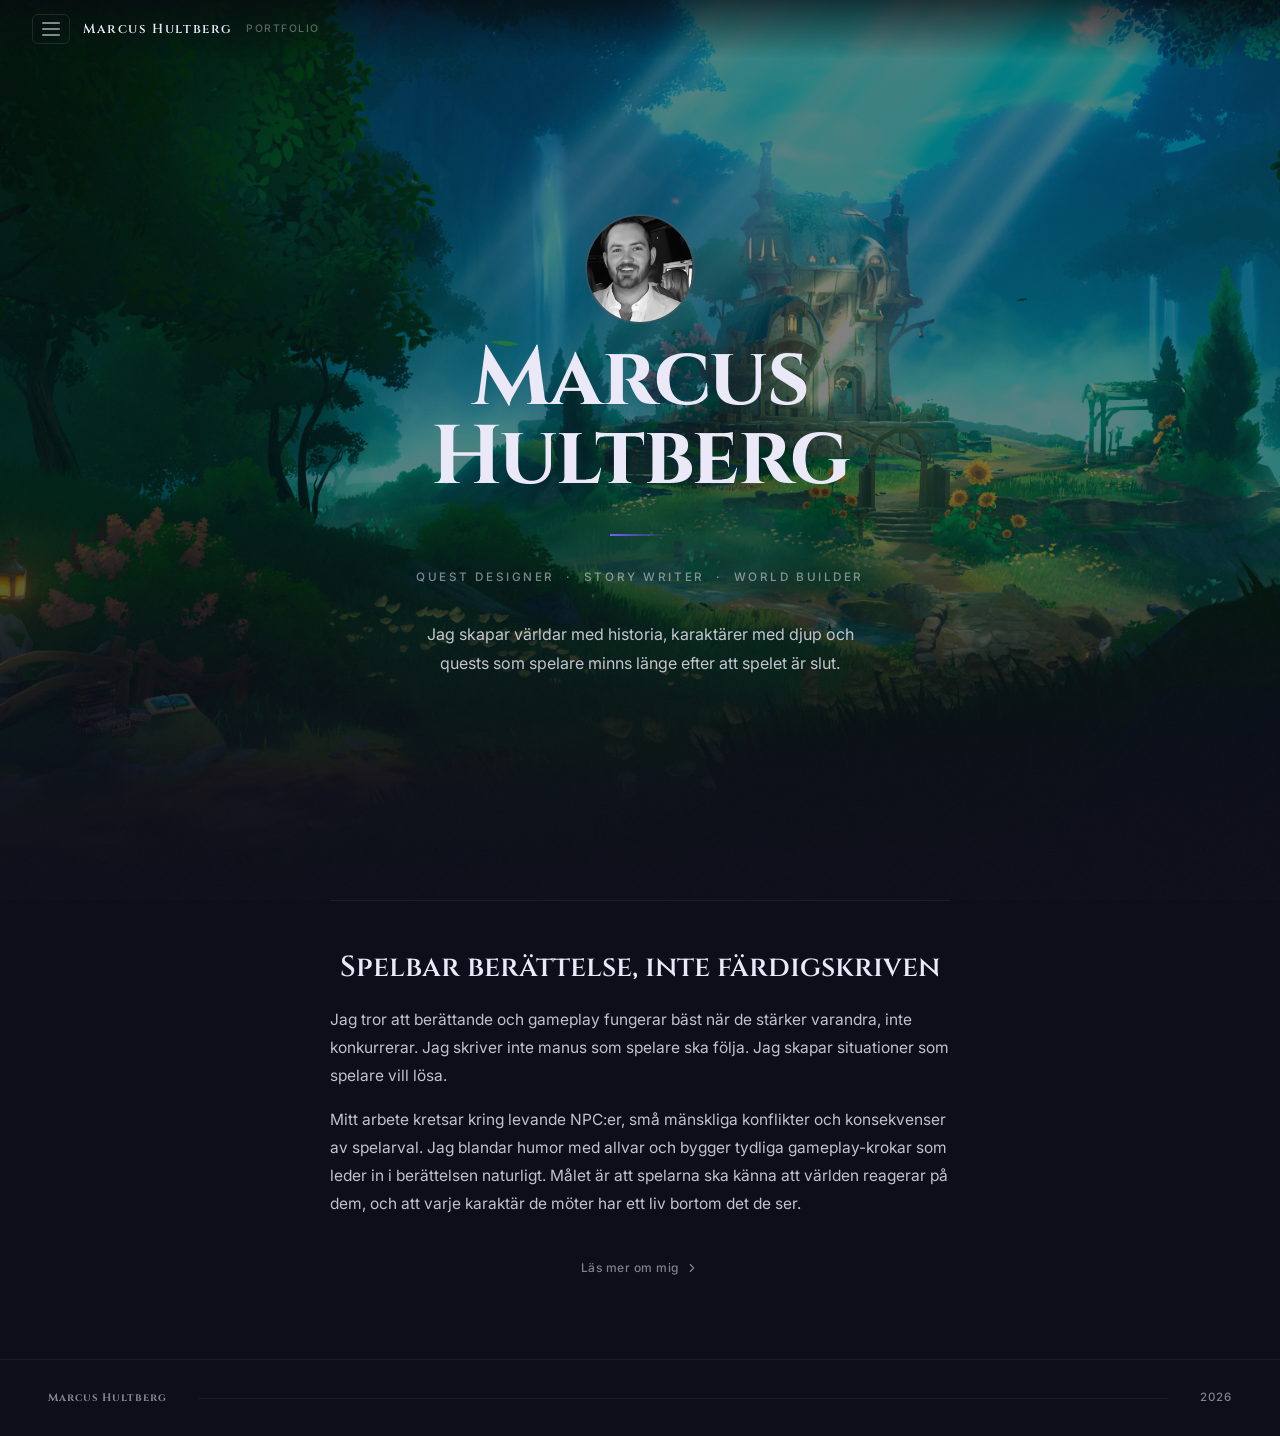
<file: index.html>
<!DOCTYPE html>
<html lang="sv">
<head>
<meta charset="UTF-8">
<meta name="viewport" content="width=device-width, initial-scale=1.0">
<title>Marcus Hultberg – Quest Designer & Story Writer</title>
<link rel="stylesheet" href="style.css">
<style>
  .hero {
    min-height: 100vh;
    display: flex;
    align-items: center;
    justify-content: center;
    padding: 7rem 3rem 5rem;
    max-width: 1100px;
    margin: 0 auto;
    position: relative;
    z-index: 1;
  }
  .hero-text {
    max-width: 600px;
    text-align: center;
  }
  .hero-name-row {
    display: flex;
    flex-direction: column;
    align-items: center;
    gap: 1rem;
    margin-bottom: 0.25rem;
  }
  .hero-photo {
    flex-shrink: 0;
    width: 110px;
  }

  .hero-text {}

  .hero-eyebrow {
    display: inline-flex;
    align-items: center;
    gap: 0.5rem;
    font-size: 0.7rem;
    font-weight: 500;
    letter-spacing: 0.14em;
    text-transform: uppercase;
    color: var(--purple-light);
    margin-bottom: 1.75rem;
  }
  .hero-eyebrow::before {
    content: '';
    display: inline-block;
    width: 16px; height: 1px;
    background: var(--purple);
  }

  .hero h1 {
    font-family: 'Cinzel', serif;
    font-size: clamp(3rem, 6.5vw, 6.5rem);
    font-weight: 700;
    color: var(--text-primary);
    line-height: 0.95;
    letter-spacing: -0.02em;
    margin-bottom: 2rem;
  }

  .hero-rule {
    width: 60px; height: 2px;
    background: linear-gradient(90deg, var(--purple), transparent);
    margin: 0 auto 2rem;
  }

  .hero-subtitle {
    font-size: 0.73rem;
    font-weight: 500;
    letter-spacing: 0.22em;
    text-transform: uppercase;
    color: var(--text-muted);
    margin-bottom: 2rem;
  }

  .hero p {
    max-width: 460px;
    font-size: 1rem;
    color: rgba(235,232,247,0.82);
    line-height: 1.8;
    margin: 0 auto 2.5rem;
  }

  /* ── Photo ── */
  .hero-photo {
    position: relative;
    display: flex;
    align-items: center;
    justify-content: center;
    flex-shrink: 0;
  }

  .hero-photo-frame {
    position: relative;
    width: 100%;
    aspect-ratio: 1/1;
    border-radius: 50%;
    overflow: hidden;
    border: 2px solid rgba(255,255,255,0.15);
    background: rgba(13,14,26,0.4);
  }

  .hero-photo-frame img {
    width: 100%;
    height: 100%;
    object-fit: cover;
    object-position: center top;
    display: block;
  }

  .hero-photo-frame::after { display: none; }
  .hero-photo-frame::before { display: none; }

  .hero-photo-glow {
    position: absolute;
    inset: -20px;
    background: radial-gradient(ellipse at 50% 50%, rgba(123,92,245,0.08) 0%, transparent 70%);
    pointer-events: none;
    z-index: -1;
  }

  @media (max-width: 900px) {
    .hero {
      flex-direction: column;
      gap: 2rem;
      padding: 4rem 1.5rem;
      min-height: unset;
    }
    .hero-text { max-width: 100%; }
    .hero-name-row { gap: 1rem; }
    .hero-photo { width: 80px; }
    .hero h1 { font-size: clamp(3rem, 12vw, 5rem); }
  }
</style>
</head>
<body>

<a href="#main-content" class="skip-link">Hoppa till innehåll</a>

<div class="bg-scene"><div class="bg-scene-img"></div><div class="bg-scene-overlay"></div></div>

<nav aria-label="Sidhuvud">
  <div class="nav-left">
    <button class="hamburger" id="hamburger" aria-label="Öppna meny" aria-expanded="false">
      <span></span><span></span><span></span>
    </button>
    <a class="nav-sigil" href="index.html">Marcus Hultberg</a>
    <span class="nav-portfolio-label">Portfolio</span>
  </div>
</nav>

<nav class="nav-drawer" id="navDrawer" aria-label="Huvudmeny">
  <div class="nav-drawer-inner">
    <a href="karaktarer.html" class="nav-drawer-link">Karaktärer</a>
    <a href="quests.html" class="nav-drawer-link">Quests</a>
    <a href="story-arcs.html" class="nav-drawer-link">Story Arcs</a>
    <a href="kartor.html" class="nav-drawer-link">Worldbuilding</a>
    <a href="om-mig.html" class="nav-drawer-link">Om Mig</a>
    <a href="kontakt.html" class="nav-drawer-link">Kontakt</a>
  </div>
</nav>

<main id="main-content">

<div class="hero">
  <div class="hero-text">
    <div class="hero-name-row">
      <div class="hero-photo">
        <div class="hero-photo-frame">
          <img src="IMG_5963.PNG" alt="Marcus Hultberg">
        </div>
      </div>
      <h1>Marcus<br>Hultberg</h1>
    </div>
    <div class="hero-rule"></div>
    <div class="hero-subtitle">Quest Designer &nbsp;·&nbsp; Story Writer &nbsp;·&nbsp; World Builder</div>
    <p>Jag skapar världar med historia, karaktärer med djup och quests som spelare minns länge efter att spelet är slut.</p>
  </div>
</div>

<section class="index-about">
  <div class="index-about-inner">
    <h2 class="index-about-heading">Spelbar berättelse, inte färdigskriven</h2>
    <p>Jag tror att berättande och gameplay fungerar bäst när de stärker varandra, inte konkurrerar. Jag skriver inte manus som spelare ska följa. Jag skapar situationer som spelare vill lösa.</p>
    <p>Mitt arbete kretsar kring levande NPC:er, små mänskliga konflikter och konsekvenser av spelarval. Jag blandar humor med allvar och bygger tydliga gameplay-krokar som leder in i berättelsen naturligt. Målet är att spelarna ska känna att världen reagerar på dem, och att varje karaktär de möter har ett liv bortom det de ser.</p>
    <a href="om-mig.html" class="char-detail-back" style="margin-top: 1.5rem;">
      Läs mer om mig
      <svg viewBox="0 0 24 24"><polyline points="9 6 15 12 9 18"/></svg>
    </a>
  </div>
</section>

</main>

<footer>
  <span class="footer-sigil"><strong>Marcus Hultberg</strong></span>
  <div class="footer-rule"></div>
  <span class="footer-sigil">2026</span>
</footer>

<script src="nav.js"></script>
</body>
</html>
</file>
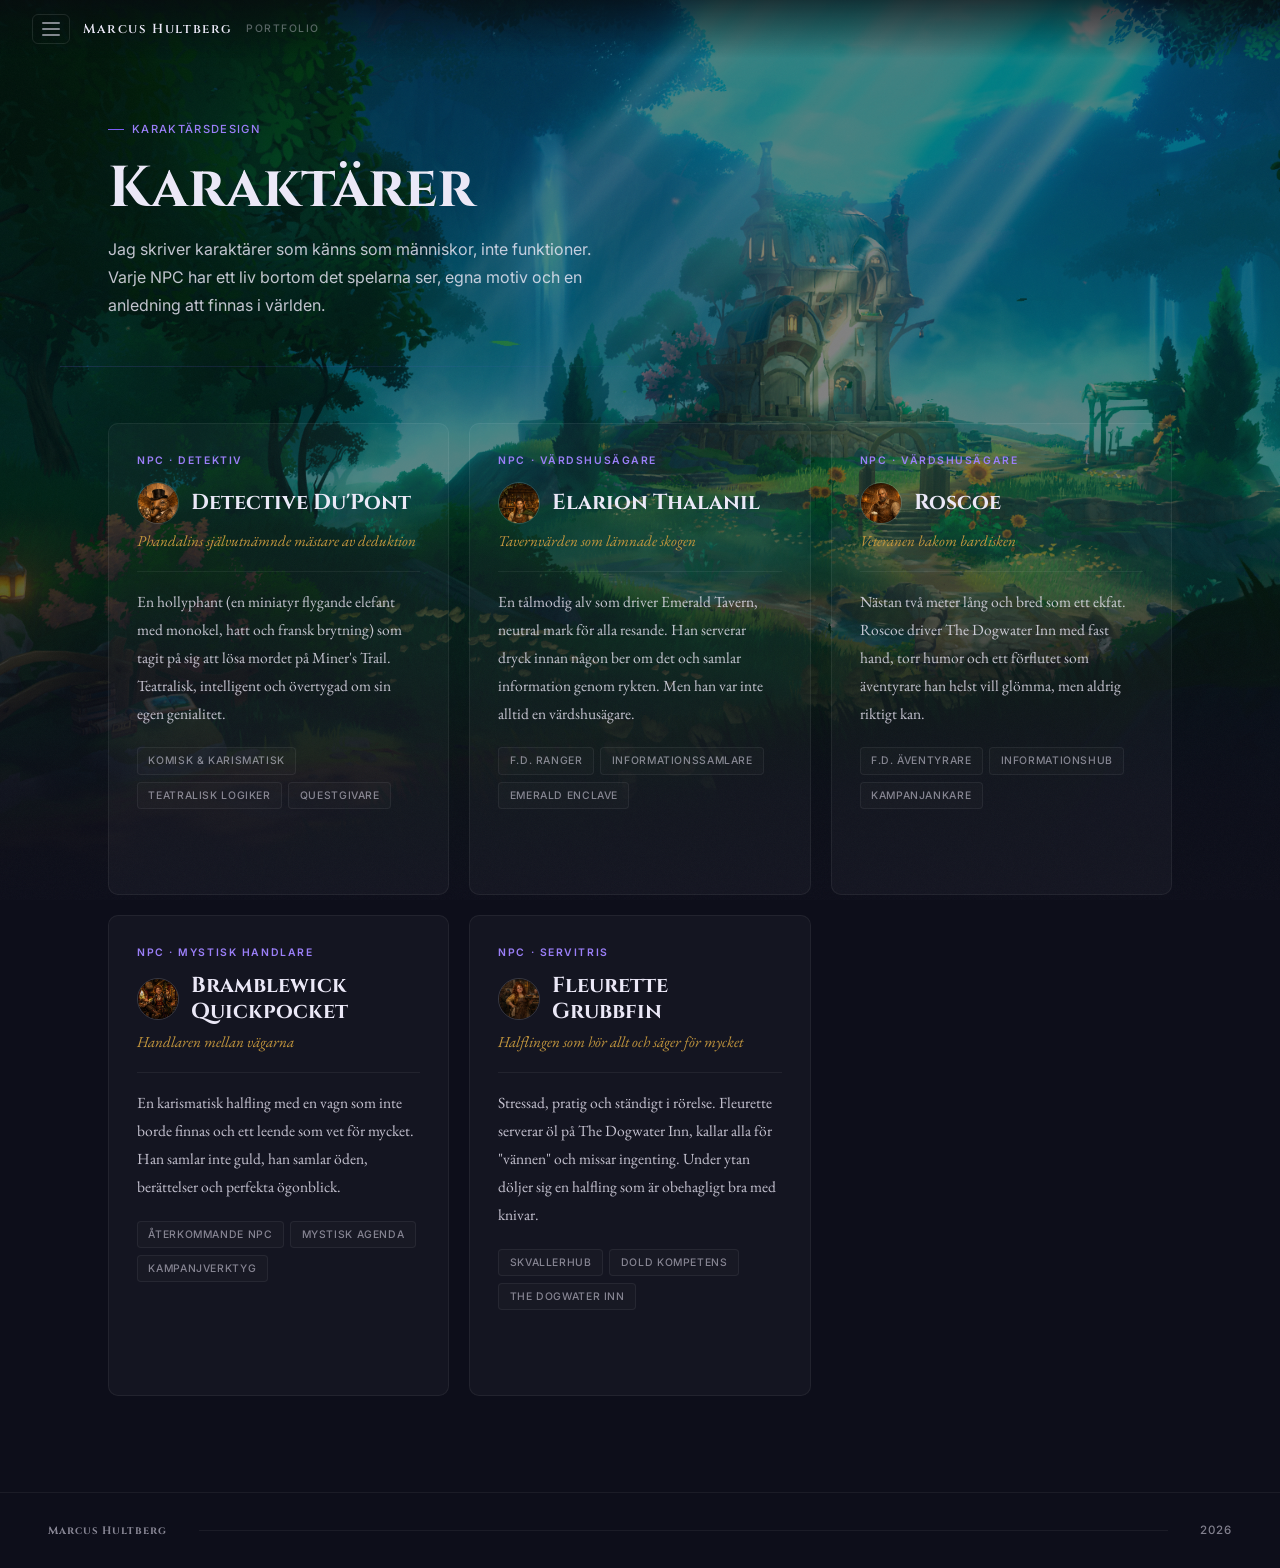
<file: karaktarer.html>
<!DOCTYPE html>
<html lang="sv">
<head>
<meta charset="UTF-8">
<meta name="viewport" content="width=device-width, initial-scale=1.0">
<title>Karaktärer – Marcus Hultberg</title>
<link rel="stylesheet" href="style.css">
</head>
<body>

<a href="#main-content" class="skip-link">Hoppa till innehåll</a>

<div class="bg-scene"><div class="bg-scene-img"></div><div class="bg-scene-overlay"></div></div>

<nav aria-label="Sidhuvud">
  <div class="nav-left">
    <button class="hamburger" id="hamburger" aria-label="Öppna meny" aria-expanded="false">
      <span></span><span></span><span></span>
    </button>
    <a class="nav-sigil" href="index.html">Marcus Hultberg</a>
    <span class="nav-portfolio-label">Portfolio</span>
  </div>
</nav>

<nav class="nav-drawer" id="navDrawer" aria-label="Huvudmeny">
  <div class="nav-drawer-inner">
    <a href="karaktarer.html" class="nav-drawer-link active">Karaktärer</a>
    <a href="quests.html" class="nav-drawer-link">Quests</a>
    <a href="story-arcs.html" class="nav-drawer-link">Story Arcs</a>
    <a href="kartor.html" class="nav-drawer-link">Worldbuilding</a>
    <a href="om-mig.html" class="nav-drawer-link">Om Mig</a>
    <a href="kontakt.html" class="nav-drawer-link">Kontakt</a>
  </div>
</nav>

<main id="main-content">

<div class="page-hero">
  <span class="page-hero-label">Karaktärsdesign</span>
  <h1>Karaktärer</h1>
  <p>Jag skriver karaktärer som känns som människor, inte funktioner. Varje NPC har ett liv bortom det spelarna ser, egna motiv och en anledning att finnas i världen.</p>
</div>

<section class="page-section">
  <div class="characters-grid">

    <a class="char-card" href="detective-dupont.html">
      <div class="char-archetype">NPC · Detektiv</div>
      <div class="char-name-row">
        <div class="char-portrait"><img src="Detective Du'Pont.png" alt=""></div>
        <div class="char-name">Detective Du'Pont</div>
      </div>
      <div class="char-epithet">Phandalins självutnämnde mästare av deduktion</div>
      <div class="char-divider"></div>
      <div class="char-description">En hollyphant (en miniatyr flygande elefant med monokel, hatt och fransk brytning) som tagit på sig att lösa mordet på Miner's Trail. Teatralisk, intelligent och övertygad om sin egen genialitet.</div>
      <div class="char-traits">
        <span class="trait-tag">Komisk &amp; karismatisk</span>
        <span class="trait-tag">Teatralisk logiker</span>
        <span class="trait-tag">Questgivare</span>
      </div>
      <div class="char-card-footer">
        <span>Läs mer</span>
        <span>→</span>
      </div>
    </a>

    <a class="char-card" href="elarion-thalanil.html">
      <div class="char-archetype">NPC · Värdshusägare</div>
      <div class="char-name-row">
        <div class="char-portrait"><img src="Elarion Thalanil.png" alt=""></div>
        <div class="char-name">Elarion Thalanil</div>
      </div>
      <div class="char-epithet">Tavernvärden som lämnade skogen</div>
      <div class="char-divider"></div>
      <div class="char-description">En tålmodig alv som driver Emerald Tavern, neutral mark för alla resande. Han serverar dryck innan någon ber om det och samlar information genom rykten. Men han var inte alltid en värdshusägare.</div>
      <div class="char-traits">
        <span class="trait-tag">F.d. ranger</span>
        <span class="trait-tag">Informationssamlare</span>
        <span class="trait-tag">Emerald Enclave</span>
      </div>
      <div class="char-card-footer">
        <span>Läs mer</span>
        <span>→</span>
      </div>
    </a>

    <a class="char-card" href="roscoe.html">
      <div class="char-archetype">NPC · Värdshusägare</div>
      <div class="char-name-row">
        <div class="char-portrait"><img src="Roscoe.png" alt=""></div>
        <div class="char-name">Roscoe</div>
      </div>
      <div class="char-epithet">Veteranen bakom bardisken</div>
      <div class="char-divider"></div>
      <div class="char-description">Nästan två meter lång och bred som ett ekfat. Roscoe driver The Dogwater Inn med fast hand, torr humor och ett förflutet som äventyrare han helst vill glömma, men aldrig riktigt kan.</div>
      <div class="char-traits">
        <span class="trait-tag">F.d. äventyrare</span>
        <span class="trait-tag">Informationshub</span>
        <span class="trait-tag">Kampanjankare</span>
      </div>
      <div class="char-card-footer">
        <span>Läs mer</span>
        <span>→</span>
      </div>
    </a>

    <a class="char-card" href="bramblewick-quickpocket.html">
      <div class="char-archetype">NPC · Mystisk Handlare</div>
      <div class="char-name-row">
        <div class="char-portrait"><img src="Bramblewick Quickpocket.png" alt=""></div>
        <div class="char-name">Bramblewick Quickpocket</div>
      </div>
      <div class="char-epithet">Handlaren mellan vägarna</div>
      <div class="char-divider"></div>
      <div class="char-description">En karismatisk halfling med en vagn som inte borde finnas och ett leende som vet för mycket. Han samlar inte guld, han samlar öden, berättelser och perfekta ögonblick.</div>
      <div class="char-traits">
        <span class="trait-tag">Återkommande NPC</span>
        <span class="trait-tag">Mystisk agenda</span>
        <span class="trait-tag">Kampanjverktyg</span>
      </div>
      <div class="char-card-footer">
        <span>Läs mer</span>
        <span>→</span>
      </div>
    </a>

    <a class="char-card" href="fleurette-grubbfin.html">
      <div class="char-archetype">NPC · Servitris</div>
      <div class="char-name-row">
        <div class="char-portrait"><img src="Fleurette Grubbfin.png" alt=""></div>
        <div class="char-name">Fleurette Grubbfin</div>
      </div>
      <div class="char-epithet">Halflingen som hör allt och säger för mycket</div>
      <div class="char-divider"></div>
      <div class="char-description">Stressad, pratig och ständigt i rörelse. Fleurette serverar öl på The Dogwater Inn, kallar alla för "vännen" och missar ingenting. Under ytan döljer sig en halfling som är obehagligt bra med knivar.</div>
      <div class="char-traits">
        <span class="trait-tag">Skvallerhub</span>
        <span class="trait-tag">Dold kompetens</span>
        <span class="trait-tag">The Dogwater Inn</span>
      </div>
      <div class="char-card-footer">
        <span>Läs mer</span>
        <span>→</span>
      </div>
    </a>

  </div>
</section>

</main>

<footer>
  <span class="footer-sigil"><strong>Marcus Hultberg</strong></span>
  <div class="footer-rule"></div>
  <span class="footer-sigil">2026</span>
</footer>

<script src="nav.js"></script>
</body>
</html>
</file>
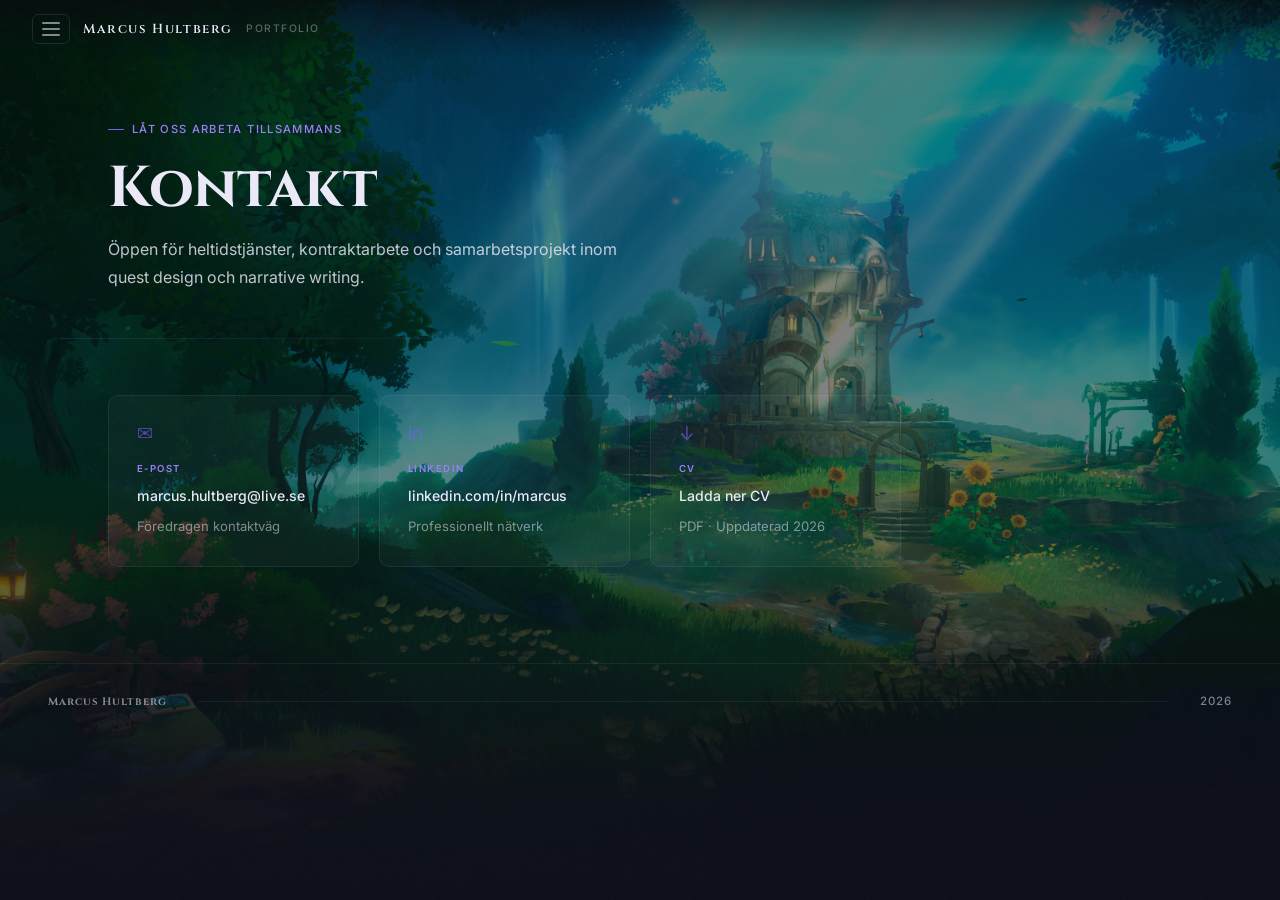
<file: kontakt.html>
<!DOCTYPE html>
<html lang="sv">
<head>
<meta charset="UTF-8">
<meta name="viewport" content="width=device-width, initial-scale=1.0">
<title>Kontakt – Marcus Hultberg</title>
<link rel="stylesheet" href="style.css">
</head>
<body>

<a href="#main-content" class="skip-link">Hoppa till innehåll</a>

<div class="bg-scene"><div class="bg-scene-img"></div><div class="bg-scene-overlay"></div></div>

<nav aria-label="Sidhuvud">
  <div class="nav-left">
    <button class="hamburger" id="hamburger" aria-label="Öppna meny" aria-expanded="false">
      <span></span><span></span><span></span>
    </button>
    <a class="nav-sigil" href="index.html">Marcus Hultberg</a>
    <span class="nav-portfolio-label">Portfolio</span>
  </div>
</nav>

<nav class="nav-drawer" id="navDrawer" aria-label="Huvudmeny">
  <div class="nav-drawer-inner">
    <a href="karaktarer.html" class="nav-drawer-link">Karaktärer</a>
    <a href="quests.html" class="nav-drawer-link">Quests</a>
    <a href="story-arcs.html" class="nav-drawer-link">Story Arcs</a>
    <a href="kartor.html" class="nav-drawer-link">Worldbuilding</a>
    <a href="om-mig.html" class="nav-drawer-link">Om Mig</a>
    <a href="kontakt.html" class="nav-drawer-link active">Kontakt</a>
  </div>
</nav>

<main id="main-content">

<div class="page-hero">
  <span class="page-hero-label">Låt oss arbeta tillsammans</span>
  <h1>Kontakt</h1>
  <p>Öppen för heltidstjänster, kontraktarbete och samarbetsprojekt inom quest design och narrative writing.</p>
</div>

<section class="page-section">
  <div class="contact-grid">

    <a href="mailto:marcus.hultberg@live.se" class="contact-card">
      <span class="contact-card-icon">✉</span>
      <span class="contact-card-label">E-post</span>
      <span class="contact-card-value">marcus.hultberg@live.se</span>
      <span class="contact-card-desc">Föredragen kontaktväg</span>
    </a>

    <a href="https://www.linkedin.com/in/marcus-hultberg-505b386a/" target="_blank" rel="noopener" class="contact-card">
      <span class="contact-card-icon">in</span>
      <span class="contact-card-label">LinkedIn</span>
      <span class="contact-card-value">linkedin.com/in/marcus</span>
      <span class="contact-card-desc">Professionellt nätverk</span>
    </a>

    <a href="CV Marcus Hultberg.pdf" download class="contact-card">
      <span class="contact-card-icon">↓</span>
      <span class="contact-card-label">CV</span>
      <span class="contact-card-value">Ladda ner CV</span>
      <span class="contact-card-desc">PDF · Uppdaterad 2026</span>
    </a>

  </div>
</section>

</main>

<footer>
  <span class="footer-sigil"><strong>Marcus Hultberg</strong></span>
  <div class="footer-rule"></div>
  <span class="footer-sigil">2026</span>
</footer>

<script src="nav.js"></script>
</body>
</html>
</file>
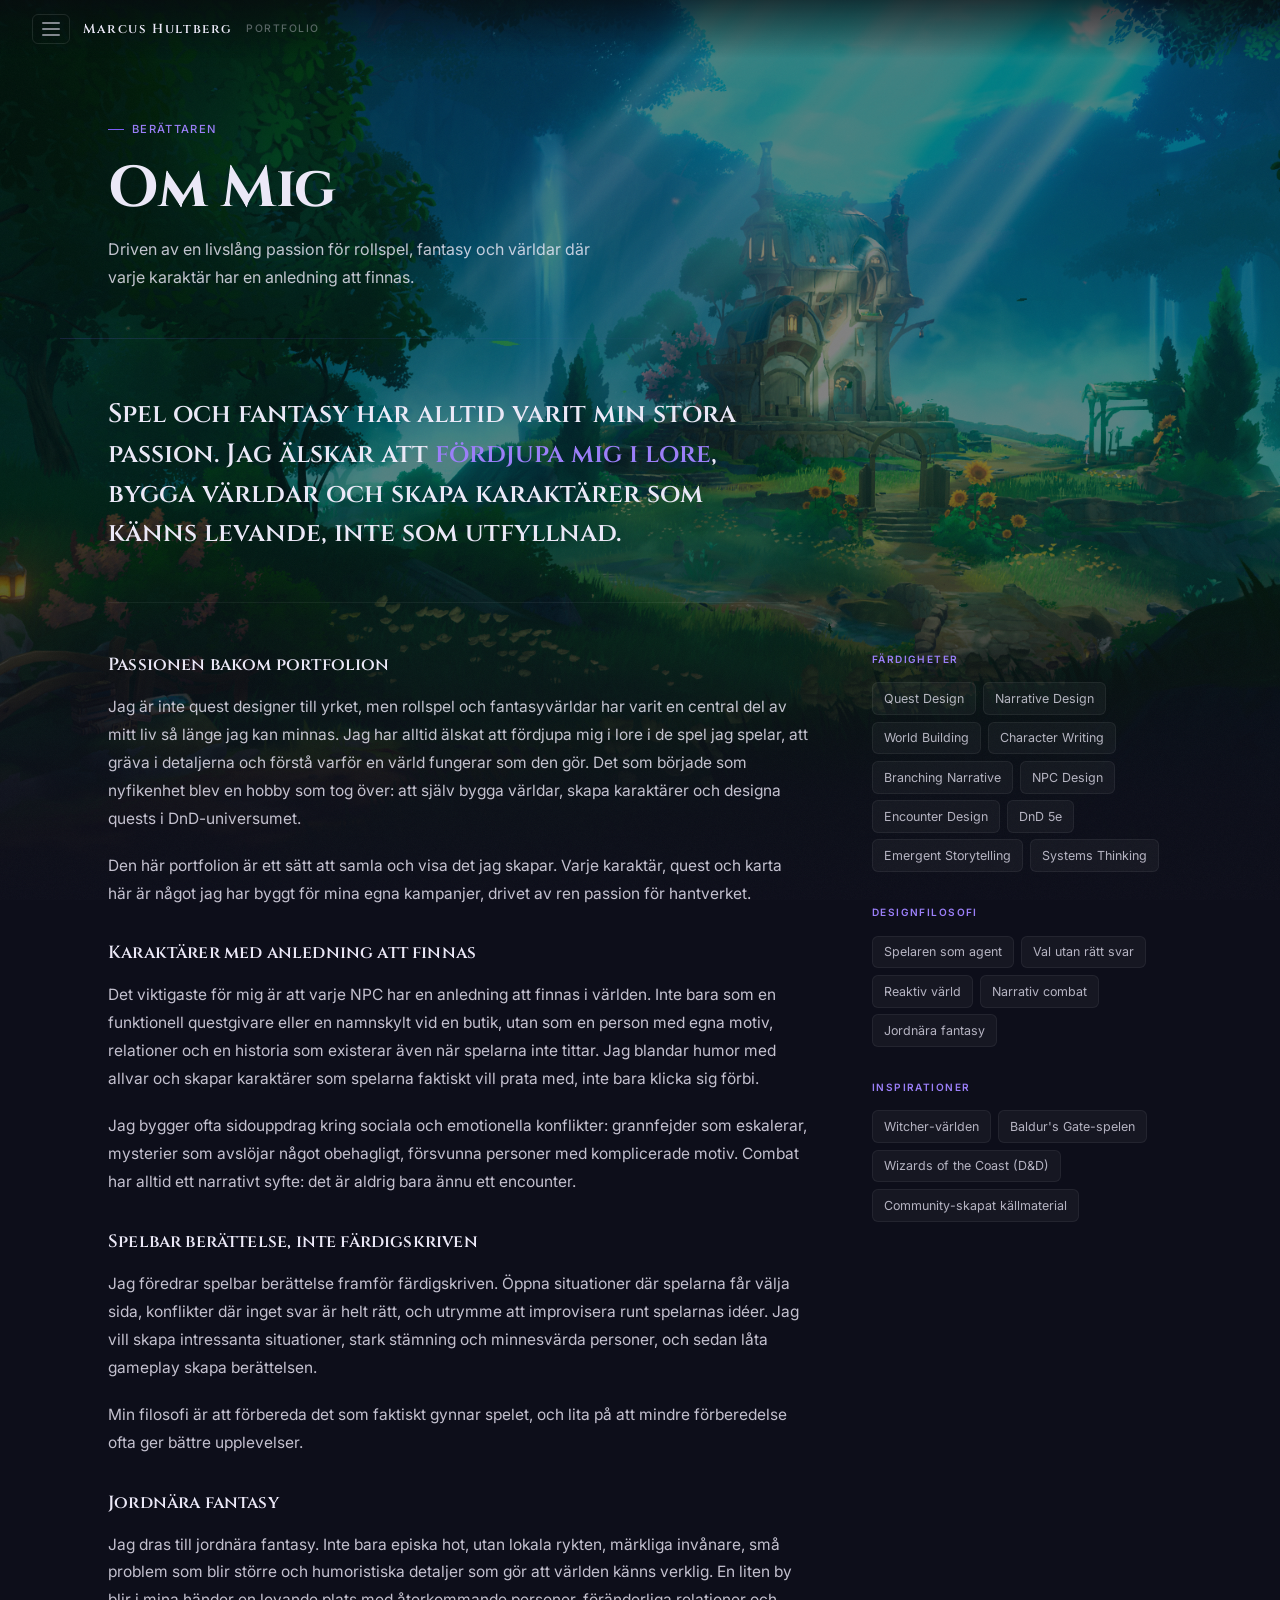
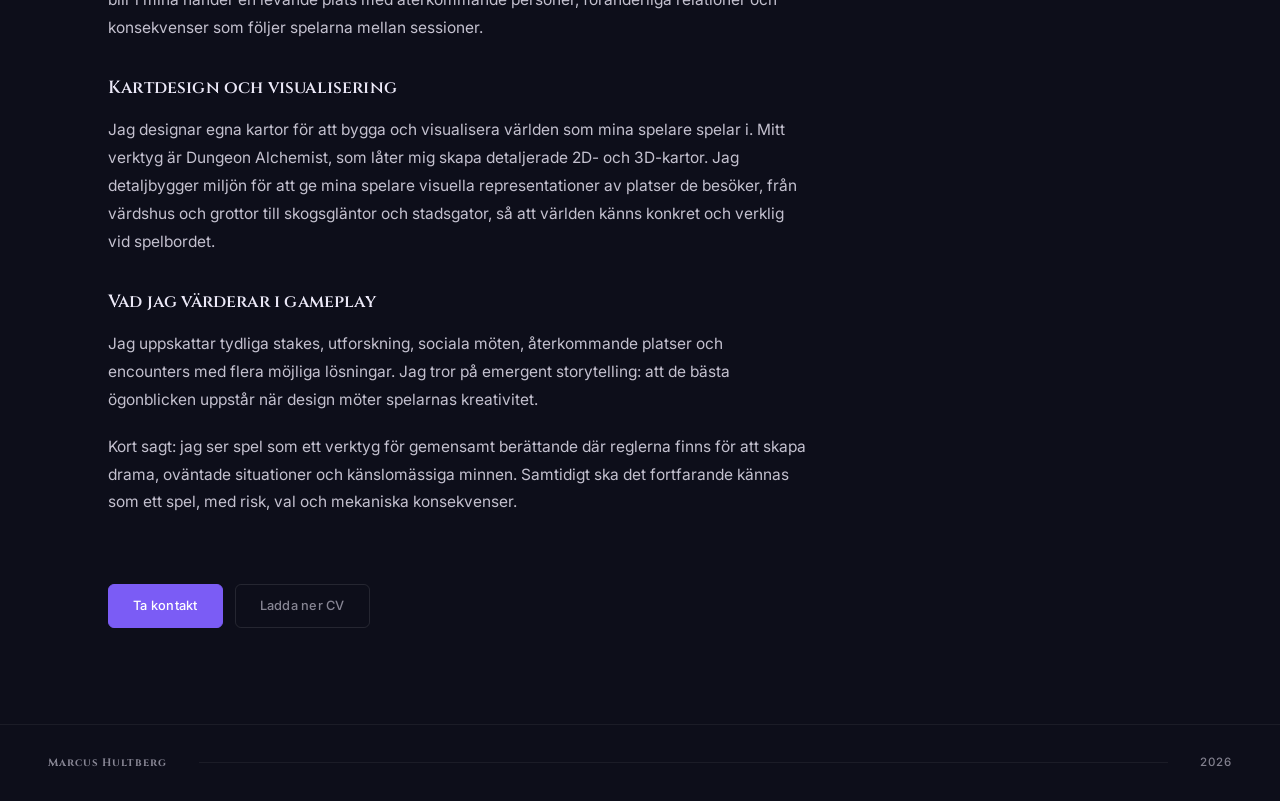
<file: om-mig.html>
<!DOCTYPE html>
<html lang="sv">
<head>
<meta charset="UTF-8">
<meta name="viewport" content="width=device-width, initial-scale=1.0">
<title>Om Mig – Marcus Hultberg</title>
<link rel="stylesheet" href="style.css">
</head>
<body>

<a href="#main-content" class="skip-link">Hoppa till innehåll</a>

<div class="bg-scene"><div class="bg-scene-img"></div><div class="bg-scene-overlay"></div></div>

<nav aria-label="Sidhuvud">
  <div class="nav-left">
    <button class="hamburger" id="hamburger" aria-label="Öppna meny" aria-expanded="false">
      <span></span><span></span><span></span>
    </button>
    <a class="nav-sigil" href="index.html">Marcus Hultberg</a>
    <span class="nav-portfolio-label">Portfolio</span>
  </div>
</nav>

<nav class="nav-drawer" id="navDrawer" aria-label="Huvudmeny">
  <div class="nav-drawer-inner">
    <a href="karaktarer.html" class="nav-drawer-link">Karaktärer</a>
    <a href="quests.html" class="nav-drawer-link">Quests</a>
    <a href="story-arcs.html" class="nav-drawer-link">Story Arcs</a>
    <a href="kartor.html" class="nav-drawer-link">Worldbuilding</a>
    <a href="om-mig.html" class="nav-drawer-link active">Om Mig</a>
    <a href="kontakt.html" class="nav-drawer-link">Kontakt</a>
  </div>
</nav>

<main id="main-content">

<div class="page-hero">
  <span class="page-hero-label">Berättaren</span>
  <h1>Om Mig</h1>
  <p>Driven av en livslång passion för rollspel, fantasy och världar där varje karaktär har en anledning att finnas.</p>
</div>

<section class="page-section">

  <p class="about-lead">Spel och fantasy har alltid varit min stora passion. Jag älskar att <span>fördjupa mig i lore</span>, bygga världar och skapa karaktärer som känns levande, inte som utfyllnad.</p>

  <div class="about-columns">
    <div class="about-body">
      <h3 class="about-heading">Passionen bakom portfolion</h3>
      <p>Jag är inte quest designer till yrket, men rollspel och fantasyvärldar har varit en central del av mitt liv så länge jag kan minnas. Jag har alltid älskat att fördjupa mig i lore i de spel jag spelar, att gräva i detaljerna och förstå varför en värld fungerar som den gör. Det som började som nyfikenhet blev en hobby som tog över: att själv bygga världar, skapa karaktärer och designa quests i DnD-universumet.</p>
      <p>Den här portfolion är ett sätt att samla och visa det jag skapar. Varje karaktär, quest och karta här är något jag har byggt för mina egna kampanjer, drivet av ren passion för hantverket.</p>

      <h3 class="about-heading">Karaktärer med anledning att finnas</h3>
      <p>Det viktigaste för mig är att varje NPC har en anledning att finnas i världen. Inte bara som en funktionell questgivare eller en namnskylt vid en butik, utan som en person med egna motiv, relationer och en historia som existerar även när spelarna inte tittar. Jag blandar humor med allvar och skapar karaktärer som spelarna faktiskt vill prata med, inte bara klicka sig förbi.</p>
      <p>Jag bygger ofta sidouppdrag kring sociala och emotionella konflikter: grannfejder som eskalerar, mysterier som avslöjar något obehagligt, försvunna personer med komplicerade motiv. Combat har alltid ett narrativt syfte: det är aldrig bara ännu ett encounter.</p>

      <h3 class="about-heading">Spelbar berättelse, inte färdigskriven</h3>
      <p>Jag föredrar spelbar berättelse framför färdigskriven. Öppna situationer där spelarna får välja sida, konflikter där inget svar är helt rätt, och utrymme att improvisera runt spelarnas idéer. Jag vill skapa intressanta situationer, stark stämning och minnesvärda personer, och sedan låta gameplay skapa berättelsen.</p>
      <p>Min filosofi är att förbereda det som faktiskt gynnar spelet, och lita på att mindre förberedelse ofta ger bättre upplevelser.</p>

      <h3 class="about-heading">Jordnära fantasy</h3>
      <p>Jag dras till jordnära fantasy. Inte bara episka hot, utan lokala rykten, märkliga invånare, små problem som blir större och humoristiska detaljer som gör att världen känns verklig. En liten by blir i mina händer en levande plats med återkommande personer, föränderliga relationer och konsekvenser som följer spelarna mellan sessioner.</p>

      <h3 class="about-heading">Kartdesign och visualisering</h3>
      <p>Jag designar egna kartor för att bygga och visualisera världen som mina spelare spelar i. Mitt verktyg är Dungeon Alchemist, som låter mig skapa detaljerade 2D- och 3D-kartor. Jag detaljbygger miljön för att ge mina spelare visuella representationer av platser de besöker, från värdshus och grottor till skogsgläntor och stadsgator, så att världen känns konkret och verklig vid spelbordet.</p>

      <h3 class="about-heading">Vad jag värderar i gameplay</h3>
      <p>Jag uppskattar tydliga stakes, utforskning, sociala möten, återkommande platser och encounters med flera möjliga lösningar. Jag tror på emergent storytelling: att de bästa ögonblicken uppstår när design möter spelarnas kreativitet.</p>
      <p>Kort sagt: jag ser spel som ett verktyg för gemensamt berättande där reglerna finns för att skapa drama, oväntade situationer och känslomässiga minnen. Samtidigt ska det fortfarande kännas som ett spel, med risk, val och mekaniska konsekvenser.</p>
    </div>

    <div class="about-sidebar">
      <div class="about-sidebar-block">
        <span class="about-sidebar-label">Färdigheter</span>
        <div class="skills-list">
          <span class="skill-tag">Quest Design</span>
          <span class="skill-tag">Narrative Design</span>
          <span class="skill-tag">World Building</span>
          <span class="skill-tag">Character Writing</span>
          <span class="skill-tag">Branching Narrative</span>
          <span class="skill-tag">NPC Design</span>
          <span class="skill-tag">Encounter Design</span>
          <span class="skill-tag">DnD 5e</span>
          <span class="skill-tag">Emergent Storytelling</span>
          <span class="skill-tag">Systems Thinking</span>
        </div>
      </div>
      <div class="about-sidebar-block">
        <span class="about-sidebar-label">Designfilosofi</span>
        <div class="skills-list">
          <span class="skill-tag">Spelaren som agent</span>
          <span class="skill-tag">Val utan rätt svar</span>
          <span class="skill-tag">Reaktiv värld</span>
          <span class="skill-tag">Narrativ combat</span>
          <span class="skill-tag">Jordnära fantasy</span>
        </div>
      </div>
      <div class="about-sidebar-block">
        <span class="about-sidebar-label">Inspirationer</span>
        <div class="skills-list">
          <span class="skill-tag">Witcher-världen</span>
          <span class="skill-tag">Baldur's Gate-spelen</span>
          <span class="skill-tag">Wizards of the Coast (D&amp;D)</span>
          <span class="skill-tag">Community-skapat källmaterial</span>
        </div>
      </div>
    </div>
  </div>

  <div class="about-cta">
    <a href="kontakt.html" class="btn btn-primary">Ta kontakt</a>
    <a href="#" class="btn btn-secondary">Ladda ner CV</a>
  </div>

</section>

</main>

<footer>
  <span class="footer-sigil"><strong>Marcus Hultberg</strong></span>
  <div class="footer-rule"></div>
  <span class="footer-sigil">2026</span>
</footer>

<script src="nav.js"></script>
</body>
</html>
</file>
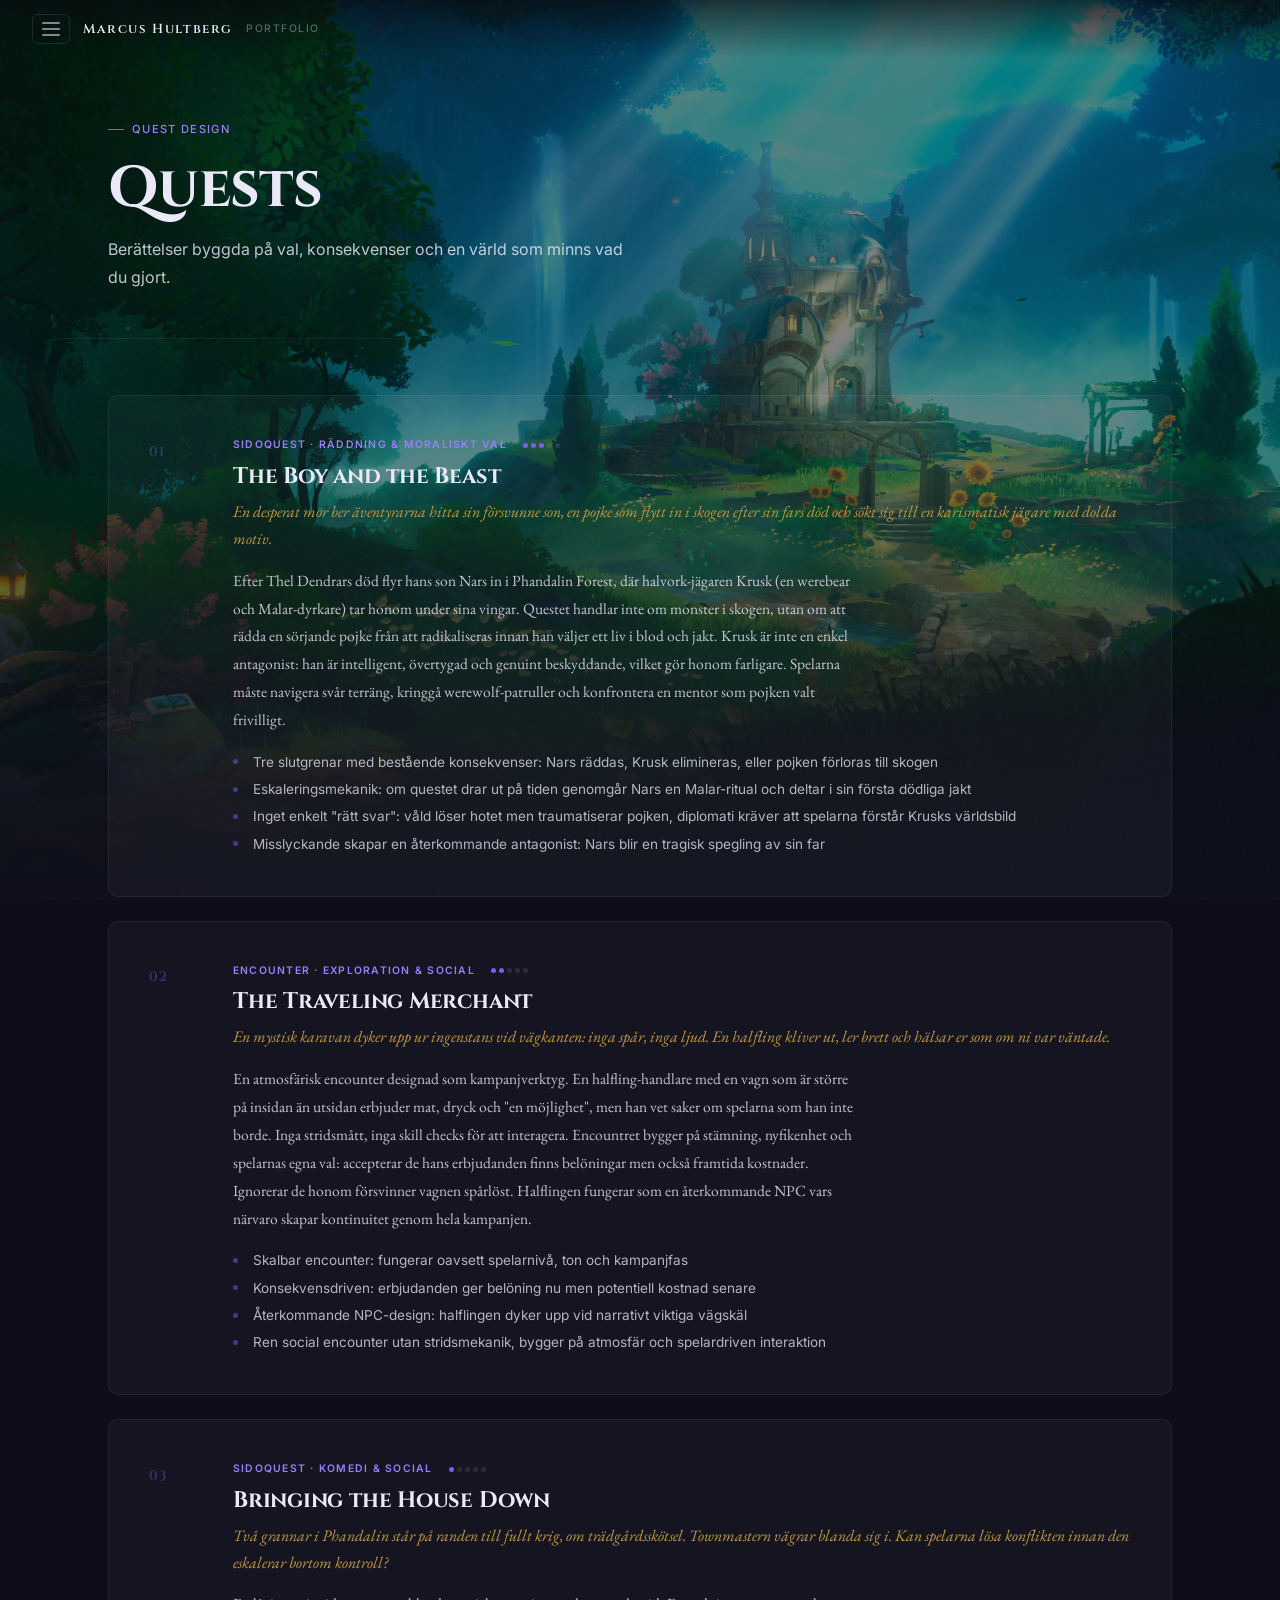
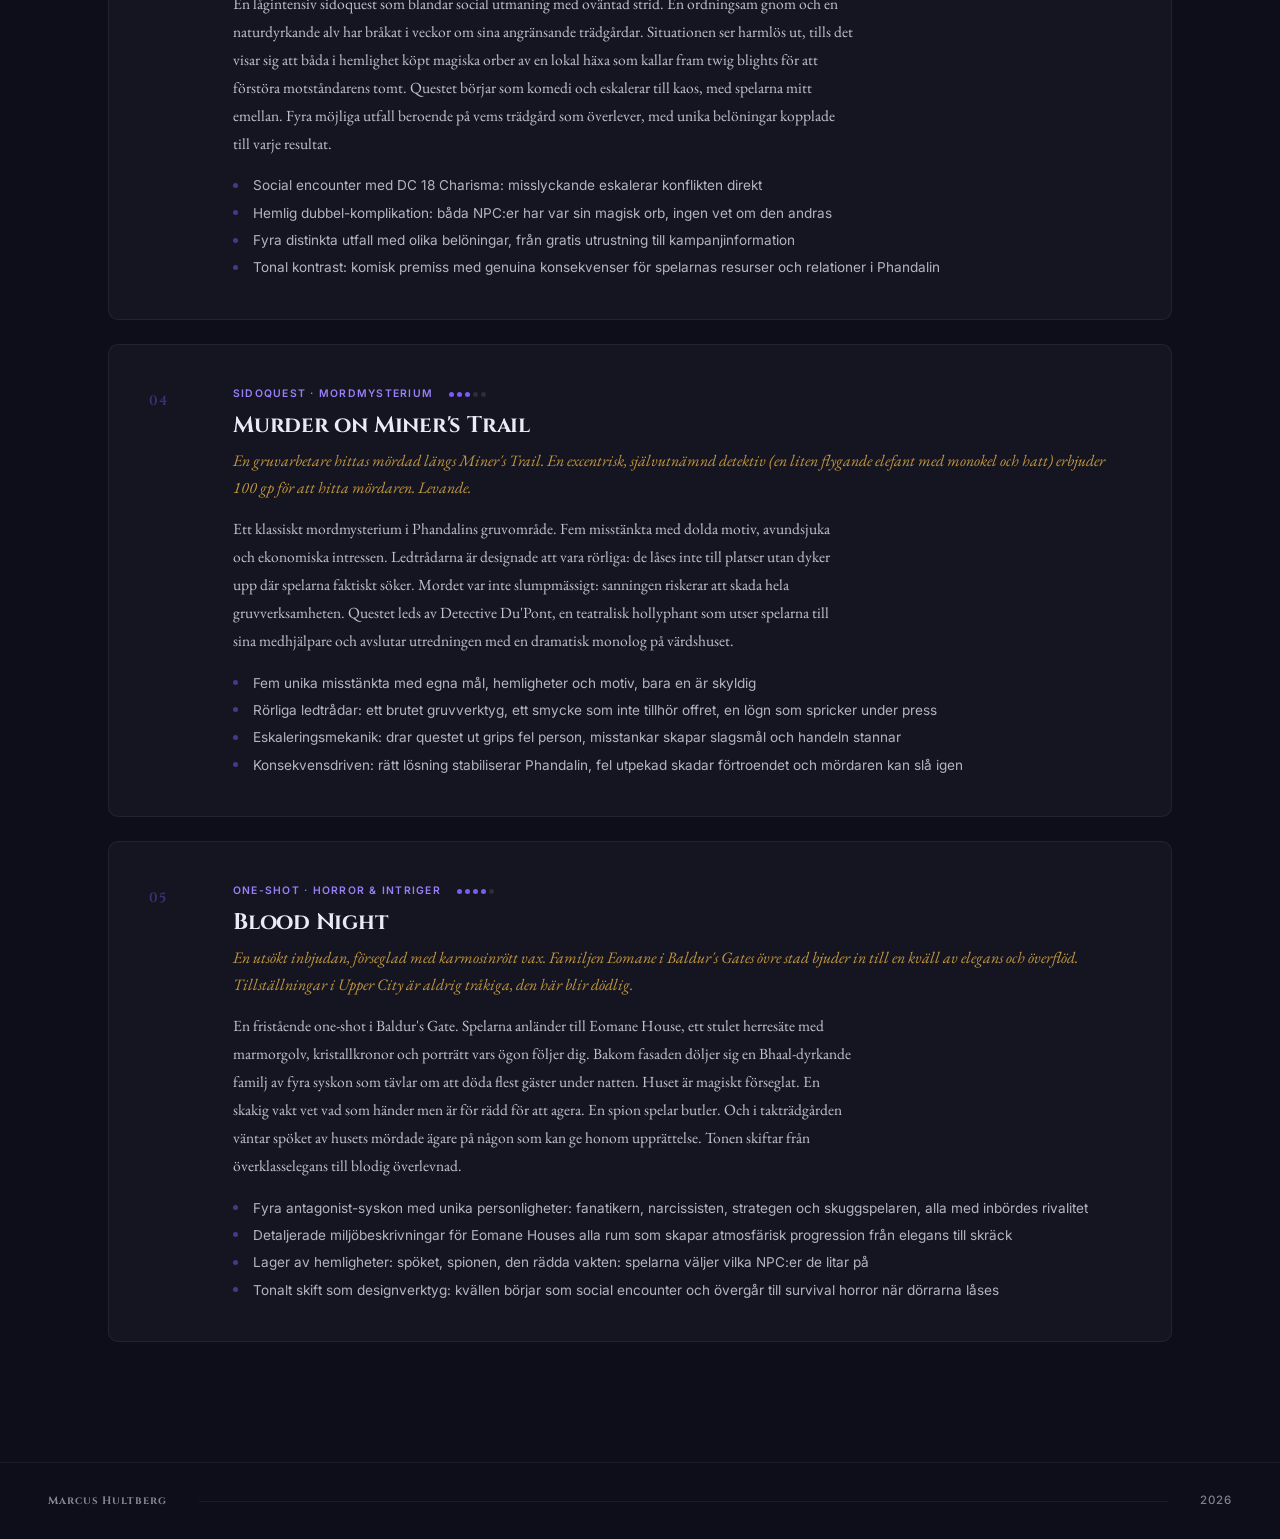
<file: quests.html>
<!DOCTYPE html>
<html lang="sv">
<head>
<meta charset="UTF-8">
<meta name="viewport" content="width=device-width, initial-scale=1.0">
<title>Quests – Marcus Hultberg</title>
<link rel="stylesheet" href="style.css">
</head>
<body>

<a href="#main-content" class="skip-link">Hoppa till innehåll</a>

<div class="bg-scene"><div class="bg-scene-img"></div><div class="bg-scene-overlay"></div></div>

<nav aria-label="Sidhuvud">
  <div class="nav-left">
    <button class="hamburger" id="hamburger" aria-label="Öppna meny" aria-expanded="false">
      <span></span><span></span><span></span>
    </button>
    <a class="nav-sigil" href="index.html">Marcus Hultberg</a>
    <span class="nav-portfolio-label">Portfolio</span>
  </div>
</nav>

<nav class="nav-drawer" id="navDrawer" aria-label="Huvudmeny">
  <div class="nav-drawer-inner">
    <a href="karaktarer.html" class="nav-drawer-link">Karaktärer</a>
    <a href="quests.html" class="nav-drawer-link active">Quests</a>
    <a href="story-arcs.html" class="nav-drawer-link">Story Arcs</a>
    <a href="kartor.html" class="nav-drawer-link">Worldbuilding</a>
    <a href="om-mig.html" class="nav-drawer-link">Om Mig</a>
    <a href="kontakt.html" class="nav-drawer-link">Kontakt</a>
  </div>
</nav>

<main id="main-content">

<div class="page-hero">
  <span class="page-hero-label">Quest Design</span>
  <h1>Quests</h1>
  <p>Berättelser byggda på val, konsekvenser och en värld som minns vad du gjort.</p>
</div>

<section class="page-section">
  <div class="quest-list">

    <div class="quest-item">
      <div class="quest-number">01</div>
      <div class="quest-content">
        <div class="quest-meta">
          <span class="quest-type">Sidoquest · Räddning &amp; Moraliskt val</span>
          <div class="quest-difficulty">
            <div class="diff-pip filled"></div><div class="diff-pip filled"></div><div class="diff-pip filled"></div><div class="diff-pip"></div><div class="diff-pip"></div>
          </div>
        </div>
        <div class="quest-name">The Boy and the Beast</div>
        <div class="quest-hook">En desperat mor ber äventyrarna hitta sin försvunne son, en pojke som flytt in i skogen efter sin fars död och sökt sig till en karismatisk jägare med dolda motiv.</div>
        <div class="quest-description">Efter Thel Dendrars död flyr hans son Nars in i Phandalin Forest, där halvork-jägaren Krusk (en werebear och Malar-dyrkare) tar honom under sina vingar. Questet handlar inte om monster i skogen, utan om att rädda en sörjande pojke från att radikaliseras innan han väljer ett liv i blod och jakt. Krusk är inte en enkel antagonist: han är intelligent, övertygad och genuint beskyddande, vilket gör honom farligare. Spelarna måste navigera svår terräng, kringgå werewolf-patruller och konfrontera en mentor som pojken valt frivilligt.</div>
        <ul class="quest-objectives">
          <li>Tre slutgrenar med bestående konsekvenser: Nars räddas, Krusk elimineras, eller pojken förloras till skogen</li>
          <li>Eskaleringsmekanik: om questet drar ut på tiden genomgår Nars en Malar-ritual och deltar i sin första dödliga jakt</li>
          <li>Inget enkelt "rätt svar": våld löser hotet men traumatiserar pojken, diplomati kräver att spelarna förstår Krusks världsbild</li>
          <li>Misslyckande skapar en återkommande antagonist: Nars blir en tragisk spegling av sin far</li>
        </ul>
      </div>
    </div>

    <div class="quest-item">
      <div class="quest-number">02</div>
      <div class="quest-content">
        <div class="quest-meta">
          <span class="quest-type">Encounter · Exploration &amp; Social</span>
          <div class="quest-difficulty">
            <div class="diff-pip filled"></div><div class="diff-pip filled"></div><div class="diff-pip"></div><div class="diff-pip"></div><div class="diff-pip"></div>
          </div>
        </div>
        <div class="quest-name">The Traveling Merchant</div>
        <div class="quest-hook">En mystisk karavan dyker upp ur ingenstans vid vägkanten: inga spår, inga ljud. En halfling kliver ut, ler brett och hälsar er som om ni var väntade.</div>
        <div class="quest-description">En atmosfärisk encounter designad som kampanjverktyg. En halfling-handlare med en vagn som är större på insidan än utsidan erbjuder mat, dryck och "en möjlighet", men han vet saker om spelarna som han inte borde. Inga stridsmått, inga skill checks för att interagera. Encountret bygger på stämning, nyfikenhet och spelarnas egna val: accepterar de hans erbjudanden finns belöningar men också framtida kostnader. Ignorerar de honom försvinner vagnen spårlöst. Halflingen fungerar som en återkommande NPC vars närvaro skapar kontinuitet genom hela kampanjen.</div>
        <ul class="quest-objectives">
          <li>Skalbar encounter: fungerar oavsett spelarnivå, ton och kampanjfas</li>
          <li>Konsekvensdriven: erbjudanden ger belöning nu men potentiell kostnad senare</li>
          <li>Återkommande NPC-design: halflingen dyker upp vid narrativt viktiga vägskäl</li>
          <li>Ren social encounter utan stridsmekanik, bygger på atmosfär och spelardriven interaktion</li>
        </ul>
      </div>
    </div>

    <div class="quest-item">
      <div class="quest-number">03</div>
      <div class="quest-content">
        <div class="quest-meta">
          <span class="quest-type">Sidoquest · Komedi &amp; Social</span>
          <div class="quest-difficulty">
            <div class="diff-pip filled"></div><div class="diff-pip"></div><div class="diff-pip"></div><div class="diff-pip"></div><div class="diff-pip"></div>
          </div>
        </div>
        <div class="quest-name">Bringing the House Down</div>
        <div class="quest-hook">Två grannar i Phandalin står på randen till fullt krig, om trädgårdsskötsel. Townmastern vägrar blanda sig i. Kan spelarna lösa konflikten innan den eskalerar bortom kontroll?</div>
        <div class="quest-description">En lågintensiv sidoquest som blandar social utmaning med oväntad strid. En ordningsam gnom och en naturdyrkande alv har bråkat i veckor om sina angränsande trädgårdar. Situationen ser harmlös ut, tills det visar sig att båda i hemlighet köpt magiska orber av en lokal häxa som kallar fram twig blights för att förstöra motståndarens tomt. Questet börjar som komedi och eskalerar till kaos, med spelarna mitt emellan. Fyra möjliga utfall beroende på vems trädgård som överlever, med unika belöningar kopplade till varje resultat.</div>
        <ul class="quest-objectives">
          <li>Social encounter med DC 18 Charisma: misslyckande eskalerar konflikten direkt</li>
          <li>Hemlig dubbel-komplikation: båda NPC:er har var sin magisk orb, ingen vet om den andras</li>
          <li>Fyra distinkta utfall med olika belöningar, från gratis utrustning till kampanjinformation</li>
          <li>Tonal kontrast: komisk premiss med genuina konsekvenser för spelarnas resurser och relationer i Phandalin</li>
        </ul>
      </div>
    </div>

    <div class="quest-item">
      <div class="quest-number">04</div>
      <div class="quest-content">
        <div class="quest-meta">
          <span class="quest-type">Sidoquest · Mordmysterium</span>
          <div class="quest-difficulty">
            <div class="diff-pip filled"></div><div class="diff-pip filled"></div><div class="diff-pip filled"></div><div class="diff-pip"></div><div class="diff-pip"></div>
          </div>
        </div>
        <div class="quest-name">Murder on Miner's Trail</div>
        <div class="quest-hook">En gruvarbetare hittas mördad längs Miner's Trail. En excentrisk, självutnämnd detektiv (en liten flygande elefant med monokel och hatt) erbjuder 100 gp för att hitta mördaren. Levande.</div>
        <div class="quest-description">Ett klassiskt mordmysterium i Phandalins gruvområde. Fem misstänkta med dolda motiv, avundsjuka och ekonomiska intressen. Ledtrådarna är designade att vara rörliga: de låses inte till platser utan dyker upp där spelarna faktiskt söker. Mordet var inte slumpmässigt: sanningen riskerar att skada hela gruvverksamheten. Questet leds av Detective Du'Pont, en teatralisk hollyphant som utser spelarna till sina medhjälpare och avslutar utredningen med en dramatisk monolog på värdshuset.</div>
        <ul class="quest-objectives">
          <li>Fem unika misstänkta med egna mål, hemligheter och motiv, bara en är skyldig</li>
          <li>Rörliga ledtrådar: ett brutet gruvverktyg, ett smycke som inte tillhör offret, en lögn som spricker under press</li>
          <li>Eskaleringsmekanik: drar questet ut grips fel person, misstankar skapar slagsmål och handeln stannar</li>
          <li>Konsekvensdriven: rätt lösning stabiliserar Phandalin, fel utpekad skadar förtroendet och mördaren kan slå igen</li>
        </ul>
      </div>
    </div>

    <div class="quest-item">
      <div class="quest-number">05</div>
      <div class="quest-content">
        <div class="quest-meta">
          <span class="quest-type">One-Shot · Horror &amp; Intriger</span>
          <div class="quest-difficulty">
            <div class="diff-pip filled"></div><div class="diff-pip filled"></div><div class="diff-pip filled"></div><div class="diff-pip filled"></div><div class="diff-pip"></div>
          </div>
        </div>
        <div class="quest-name">Blood Night</div>
        <div class="quest-hook">En utsökt inbjudan, förseglad med karmosinrött vax. Familjen Eomane i Baldur's Gates övre stad bjuder in till en kväll av elegans och överflöd. Tillställningar i Upper City är aldrig tråkiga, den här blir dödlig.</div>
        <div class="quest-description">En fristående one-shot i Baldur's Gate. Spelarna anländer till Eomane House, ett stulet herresäte med marmorgolv, kristallkronor och porträtt vars ögon följer dig. Bakom fasaden döljer sig en Bhaal-dyrkande familj av fyra syskon som tävlar om att döda flest gäster under natten. Huset är magiskt förseglat. En skakig vakt vet vad som händer men är för rädd för att agera. En spion spelar butler. Och i takträdgården väntar spöket av husets mördade ägare på någon som kan ge honom upprättelse. Tonen skiftar från överklasselegans till blodig överlevnad.</div>
        <ul class="quest-objectives">
          <li>Fyra antagonist-syskon med unika personligheter: fanatikern, narcissisten, strategen och skuggspelaren, alla med inbördes rivalitet</li>
          <li>Detaljerade miljöbeskrivningar för Eomane Houses alla rum som skapar atmosfärisk progression från elegans till skräck</li>
          <li>Lager av hemligheter: spöket, spionen, den rädda vakten: spelarna väljer vilka NPC:er de litar på</li>
          <li>Tonalt skift som designverktyg: kvällen börjar som social encounter och övergår till survival horror när dörrarna låses</li>
        </ul>
      </div>
    </div>

  </div>
</section>

</main>

<footer>
  <span class="footer-sigil"><strong>Marcus Hultberg</strong></span>
  <div class="footer-rule"></div>
  <span class="footer-sigil">2026</span>
</footer>

<script src="nav.js"></script>
</body>
</html>
</file>
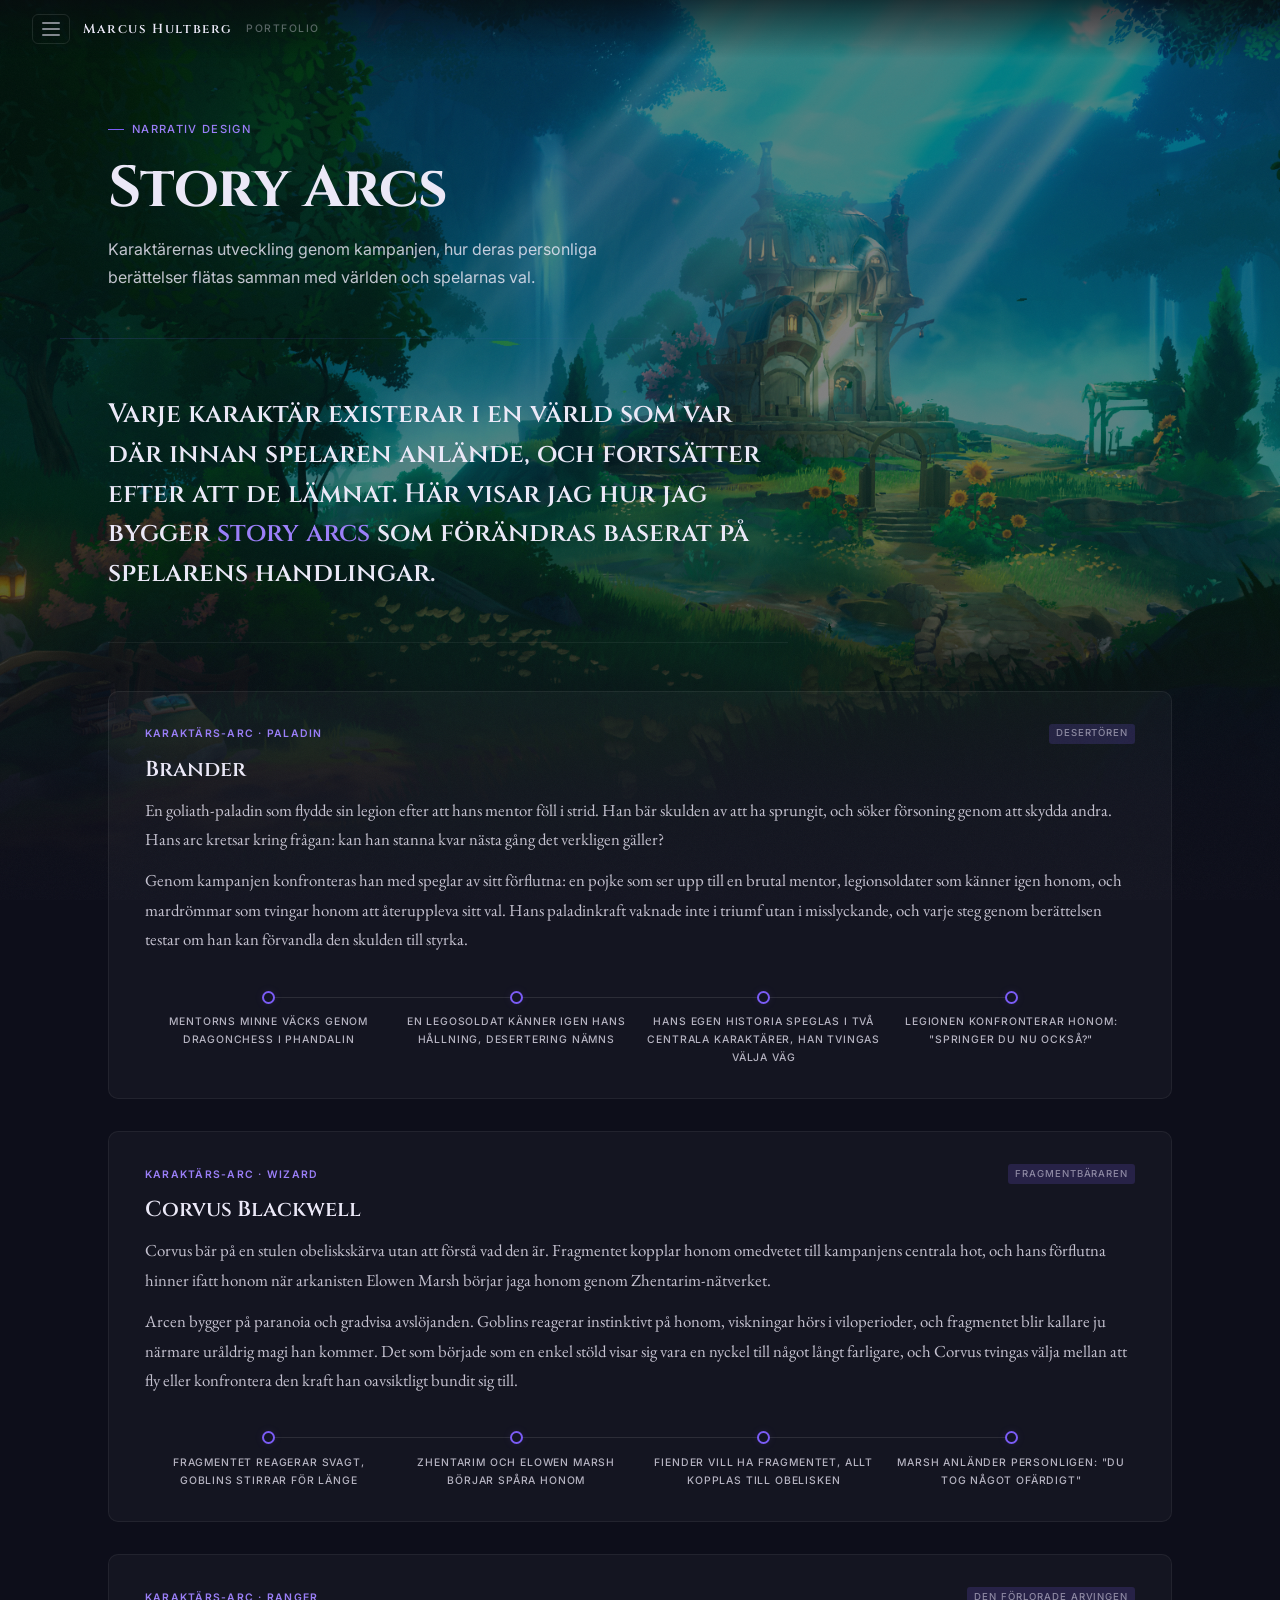
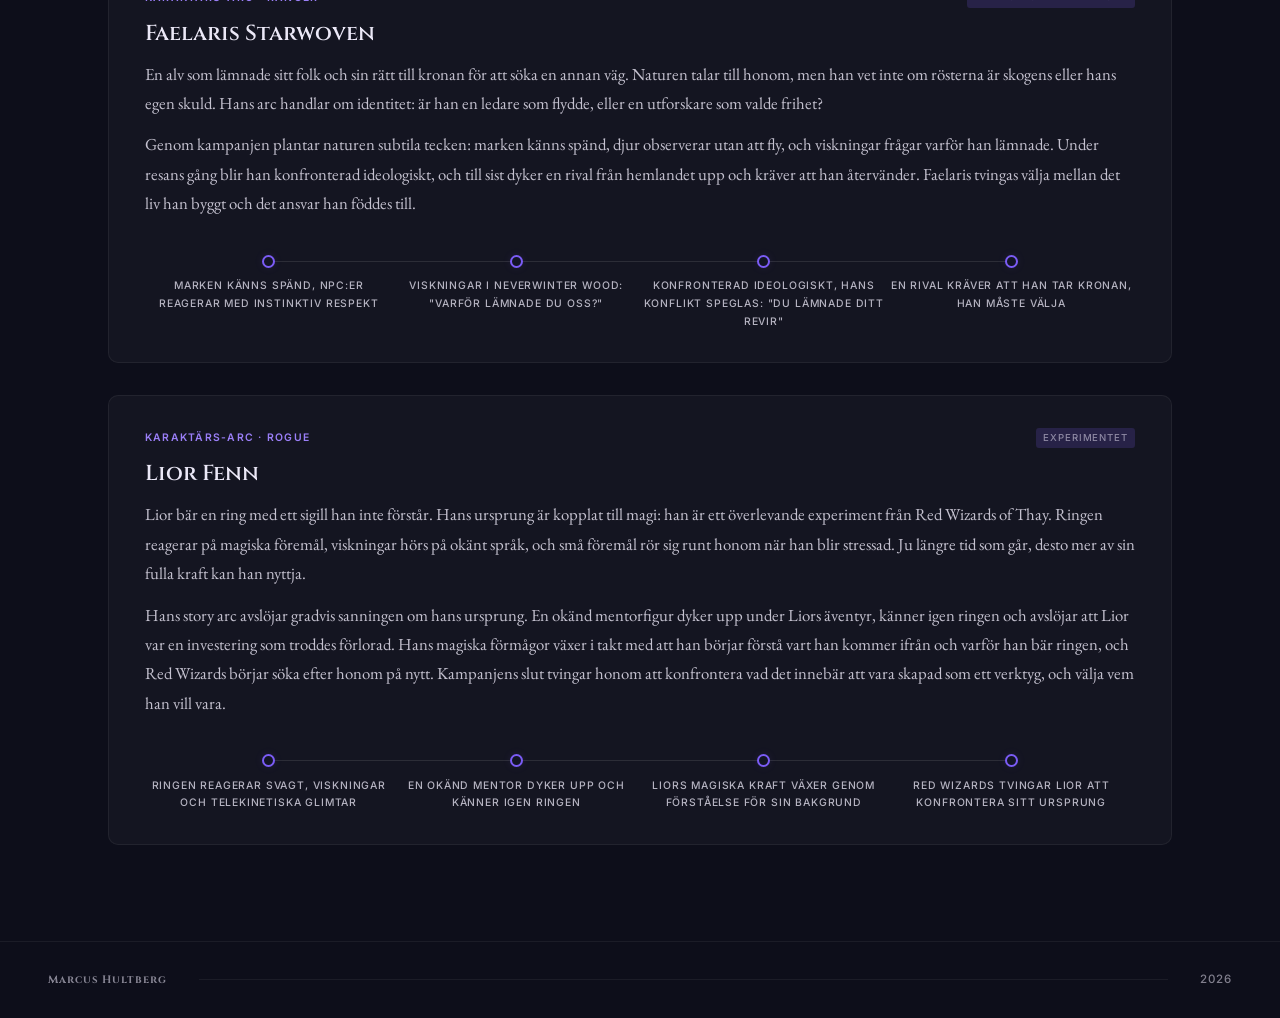
<file: story-arcs.html>
<!DOCTYPE html>
<html lang="sv">
<head>
<meta charset="UTF-8">
<meta name="viewport" content="width=device-width, initial-scale=1.0">
<title>Story Arcs – Marcus Hultberg</title>
<link rel="stylesheet" href="style.css">
</head>
<body>

<a href="#main-content" class="skip-link">Hoppa till innehåll</a>

<div class="bg-scene"><div class="bg-scene-img"></div><div class="bg-scene-overlay"></div></div>

<nav aria-label="Sidhuvud">
  <div class="nav-left">
    <button class="hamburger" id="hamburger" aria-label="Öppna meny" aria-expanded="false">
      <span></span><span></span><span></span>
    </button>
    <a class="nav-sigil" href="index.html">Marcus Hultberg</a>
    <span class="nav-portfolio-label">Portfolio</span>
  </div>
</nav>

<nav class="nav-drawer" id="navDrawer" aria-label="Huvudmeny">
  <div class="nav-drawer-inner">
    <a href="karaktarer.html" class="nav-drawer-link">Karaktärer</a>
    <a href="quests.html" class="nav-drawer-link">Quests</a>
    <a href="story-arcs.html" class="nav-drawer-link active">Story Arcs</a>
    <a href="kartor.html" class="nav-drawer-link">Worldbuilding</a>
    <a href="om-mig.html" class="nav-drawer-link">Om Mig</a>
    <a href="kontakt.html" class="nav-drawer-link">Kontakt</a>
  </div>
</nav>

<main id="main-content">

<div class="page-hero">
  <span class="page-hero-label">Narrativ Design</span>
  <h1>Story Arcs</h1>
  <p>Karaktärernas utveckling genom kampanjen, hur deras personliga berättelser flätas samman med världen och spelarnas val.</p>
</div>

<section class="page-section">

  <p class="about-lead">Varje karaktär existerar i en värld som var där innan spelaren anlände, och fortsätter efter att de lämnat. Här visar jag hur jag bygger <span>story arcs</span> som förändras baserat på spelarens handlingar.</p>

  <div class="story-arcs-grid">

    <div class="story-arc-card">
      <div class="story-arc-header">
        <span class="story-arc-label">Karaktärs-arc · Paladin</span>
        <span class="story-arc-status">Desertören</span>
      </div>
      <div class="story-arc-name">Brander</div>
      <div class="story-arc-description">
        <p>En goliath-paladin som flydde sin legion efter att hans mentor föll i strid. Han bär skulden av att ha sprungit, och söker försoning genom att skydda andra. Hans arc kretsar kring frågan: kan han stanna kvar nästa gång det verkligen gäller?</p>
        <p>Genom kampanjen konfronteras han med speglar av sitt förflutna: en pojke som ser upp till en brutal mentor, legionsoldater som känner igen honom, och mardrömmar som tvingar honom att återuppleva sitt val. Hans paladinkraft vaknade inte i triumf utan i misslyckande, och varje steg genom berättelsen testar om han kan förvandla den skulden till styrka.</p>
      </div>
      <div class="story-arc-beats">
        <div class="story-arc-beat">
          <span class="beat-marker"></span>
          <span class="beat-label">Mentorns minne väcks genom dragonchess i Phandalin</span>
        </div>
        <div class="story-arc-beat">
          <span class="beat-marker"></span>
          <span class="beat-label">En legosoldat känner igen hans hållning, desertering nämns</span>
        </div>
        <div class="story-arc-beat">
          <span class="beat-marker"></span>
          <span class="beat-label">Hans egen historia speglas i två centrala karaktärer, han tvingas välja väg</span>
        </div>
        <div class="story-arc-beat">
          <span class="beat-marker"></span>
          <span class="beat-label">Legionen konfronterar honom: "Springer du nu också?"</span>
        </div>
      </div>
    </div>

    <div class="story-arc-card">
      <div class="story-arc-header">
        <span class="story-arc-label">Karaktärs-arc · Wizard</span>
        <span class="story-arc-status">Fragmentbäraren</span>
      </div>
      <div class="story-arc-name">Corvus Blackwell</div>
      <div class="story-arc-description">
        <p>Corvus bär på en stulen obeliskskärva utan att förstå vad den är. Fragmentet kopplar honom omedvetet till kampanjens centrala hot, och hans förflutna hinner ifatt honom när arkanisten Elowen Marsh börjar jaga honom genom Zhentarim-nätverket.</p>
        <p>Arcen bygger på paranoia och gradvisa avslöjanden. Goblins reagerar instinktivt på honom, viskningar hörs i viloperioder, och fragmentet blir kallare ju närmare uråldrig magi han kommer. Det som började som en enkel stöld visar sig vara en nyckel till något långt farligare, och Corvus tvingas välja mellan att fly eller konfrontera den kraft han oavsiktligt bundit sig till.</p>
      </div>
      <div class="story-arc-beats">
        <div class="story-arc-beat">
          <span class="beat-marker"></span>
          <span class="beat-label">Fragmentet reagerar svagt, goblins stirrar för länge</span>
        </div>
        <div class="story-arc-beat">
          <span class="beat-marker"></span>
          <span class="beat-label">Zhentarim och Elowen Marsh börjar spåra honom</span>
        </div>
        <div class="story-arc-beat">
          <span class="beat-marker"></span>
          <span class="beat-label">Fiender vill ha fragmentet, allt kopplas till obelisken</span>
        </div>
        <div class="story-arc-beat">
          <span class="beat-marker"></span>
          <span class="beat-label">Marsh anländer personligen: "Du tog något ofärdigt"</span>
        </div>
      </div>
    </div>

    <div class="story-arc-card">
      <div class="story-arc-header">
        <span class="story-arc-label">Karaktärs-arc · Ranger</span>
        <span class="story-arc-status">Den förlorade arvingen</span>
      </div>
      <div class="story-arc-name">Faelaris Starwoven</div>
      <div class="story-arc-description">
        <p>En alv som lämnade sitt folk och sin rätt till kronan för att söka en annan väg. Naturen talar till honom, men han vet inte om rösterna är skogens eller hans egen skuld. Hans arc handlar om identitet: är han en ledare som flydde, eller en utforskare som valde frihet?</p>
        <p>Genom kampanjen plantar naturen subtila tecken: marken känns spänd, djur observerar utan att fly, och viskningar frågar varför han lämnade. Under resans gång blir han konfronterad ideologiskt, och till sist dyker en rival från hemlandet upp och kräver att han återvänder. Faelaris tvingas välja mellan det liv han byggt och det ansvar han föddes till.</p>
      </div>
      <div class="story-arc-beats">
        <div class="story-arc-beat">
          <span class="beat-marker"></span>
          <span class="beat-label">Marken känns spänd, NPC:er reagerar med instinktiv respekt</span>
        </div>
        <div class="story-arc-beat">
          <span class="beat-marker"></span>
          <span class="beat-label">Viskningar i Neverwinter Wood: "Varför lämnade du oss?"</span>
        </div>
        <div class="story-arc-beat">
          <span class="beat-marker"></span>
          <span class="beat-label">Konfronterad ideologiskt, hans konflikt speglas: "Du lämnade ditt revir"</span>
        </div>
        <div class="story-arc-beat">
          <span class="beat-marker"></span>
          <span class="beat-label">En rival kräver att han tar kronan, han måste välja</span>
        </div>
      </div>
    </div>

    <div class="story-arc-card">
      <div class="story-arc-header">
        <span class="story-arc-label">Karaktärs-arc · Rogue</span>
        <span class="story-arc-status">Experimentet</span>
      </div>
      <div class="story-arc-name">Lior Fenn</div>
      <div class="story-arc-description">
        <p>Lior bär en ring med ett sigill han inte förstår. Hans ursprung är kopplat till magi: han är ett överlevande experiment från Red Wizards of Thay. Ringen reagerar på magiska föremål, viskningar hörs på okänt språk, och små föremål rör sig runt honom när han blir stressad. Ju längre tid som går, desto mer av sin fulla kraft kan han nyttja.</p>
        <p>Hans story arc avslöjar gradvis sanningen om hans ursprung. En okänd mentorfigur dyker upp under Liors äventyr, känner igen ringen och avslöjar att Lior var en investering som troddes förlorad. Hans magiska förmågor växer i takt med att han börjar förstå vart han kommer ifrån och varför han bär ringen, och Red Wizards börjar söka efter honom på nytt. Kampanjens slut tvingar honom att konfrontera vad det innebär att vara skapad som ett verktyg, och välja vem han vill vara.</p>
      </div>
      <div class="story-arc-beats">
        <div class="story-arc-beat">
          <span class="beat-marker"></span>
          <span class="beat-label">Ringen reagerar svagt, viskningar och telekinetiska glimtar</span>
        </div>
        <div class="story-arc-beat">
          <span class="beat-marker"></span>
          <span class="beat-label">En okänd mentor dyker upp och känner igen ringen</span>
        </div>
        <div class="story-arc-beat">
          <span class="beat-marker"></span>
          <span class="beat-label">Liors magiska kraft växer genom förståelse för sin bakgrund</span>
        </div>
        <div class="story-arc-beat">
          <span class="beat-marker"></span>
          <span class="beat-label">Red Wizards tvingar Lior att konfrontera sitt ursprung</span>
        </div>
      </div>
    </div>

  </div>

</section>

</main>

<footer>
  <span class="footer-sigil"><strong>Marcus Hultberg</strong></span>
  <div class="footer-rule"></div>
  <span class="footer-sigil">2026</span>
</footer>

<script src="nav.js"></script>
</body>
</html>
</file>
<file: style.css>
@import url('https://fonts.googleapis.com/css2?family=Cinzel:wght@400;600;700&family=Inter:wght@300;400;500;600&family=EB+Garamond:ital,wght@0,400;0,500;1,400&display=swap');

*, *::before, *::after { box-sizing: border-box; margin: 0; padding: 0; }

:root {
  --bg-deep:       #08090F;
  --bg-base:       #0D0E1A;
  --bg-surface:    #131525;
  --bg-card:       rgba(255,255,255,0.03);
  --bg-card-hover: rgba(255,255,255,0.055);

  --text-primary:   #EBE8F7;
  --text-secondary: rgba(235,232,247,0.55);
  --text-muted:     rgba(235,232,247,0.52);

  --purple:        #7B5CF5;
  --purple-light:  #9B7FF8;
  --purple-dim:    rgba(123,92,245,0.18);
  --purple-glow:   rgba(123,92,245,0.12);
  --gold:          #C4973E;
  --gold-dim:      rgba(196,151,62,0.15);

  --border:        rgba(255,255,255,0.06);
  --border-strong: rgba(255,255,255,0.1);
  --border-purple: rgba(123,92,245,0.3);

  --radius:        10px;
  --radius-sm:     6px;
  --transition:    0.2s ease;
}

html { scroll-behavior: smooth; }

body {
  background-color: var(--bg-base);
  color: var(--text-primary);
  font-family: 'Inter', system-ui, sans-serif;
  font-size: 15px;
  line-height: 1.7;
  min-height: 100vh;
  -webkit-font-smoothing: antialiased;
}

/* ── Accessibility ── */
/* Skip-to-content link (WCAG 2.4.1) */
.skip-link {
  position: absolute;
  top: -100%;
  left: 1rem;
  z-index: 9999;
  padding: 0.6rem 1.2rem;
  background: var(--purple);
  color: #fff;
  font-size: 0.85rem;
  font-weight: 500;
  border-radius: var(--radius-sm);
  text-decoration: none;
  transition: top 0.15s ease;
}
.skip-link:focus {
  top: 0.75rem;
}

/* Focus-visible outlines (WCAG 2.4.7) */
:focus-visible {
  outline: 2px solid var(--purple-light);
  outline-offset: 2px;
}
/* Remove default outlines only when :focus-visible is supported */
:focus:not(:focus-visible) {
  outline: none;
}

/* ── Background scene ── */
.bg-scene {
  position: fixed;
  inset: 0;
  z-index: -2;
  overflow: hidden;
  pointer-events: none;
}
.bg-scene-img {
  position: absolute;
  inset: 0;
  background-image: url('bg-fantasy.jpg');
  background-size: cover;
  background-position: center 30%;
  filter: brightness(0.5) saturate(1.15);
}
.bg-scene-overlay {
  position: absolute;
  inset: 0;
  background:
    /* Bottom fade — image stays vivid through 60%, fades in final portion */
    linear-gradient(to bottom,
      rgba(13, 14, 26, 0.0) 0%,
      rgba(13, 14, 26, 0.0) 55%,
      rgba(13, 14, 26, 0.5) 72%,
      rgba(13, 14, 26, 0.9) 88%,
      rgba(13, 14, 26, 1.0) 100%
    );
}

/* Subtle grain */
body::before {
  content: '';
  position: fixed;
  inset: 0;
  pointer-events: none;
  z-index: 0;
  opacity: 0.03;
  background-image: url("data:image/svg+xml,%3Csvg viewBox='0 0 512 512' xmlns='http://www.w3.org/2000/svg'%3E%3Cfilter id='n'%3E%3CfeTurbulence type='fractalNoise' baseFrequency='0.85' numOctaves='4' stitchTiles='stitch'/%3E%3C/filter%3E%3Crect width='100%25' height='100%25' filter='url(%23n)'/%3E%3C/svg%3E");
  background-size: 256px;
}

/* ════════════════════════════
   NAVIGATION
   ════════════════════════════ */
nav[aria-label="Sidhuvud"] {
  position: fixed;
  top: 0;
  left: 0;
  right: 0;
  z-index: 200;
  height: 58px;
  display: flex;
  align-items: center;
  padding: 0 2rem;
  background: linear-gradient(to bottom, rgba(8,9,15,0.65) 0%, rgba(8,9,15,0.0) 100%);
  border-bottom: none;
  backdrop-filter: none;
  -webkit-backdrop-filter: none;
}

.nav-left {
  display: flex;
  align-items: center;
  gap: 0.85rem;
}

/* Hamburger */
.hamburger {
  background: none;
  border: 1px solid var(--border-strong);
  border-radius: var(--radius-sm);
  cursor: pointer;
  padding: 0.45rem 0.55rem;
  display: flex;
  flex-direction: column;
  gap: 4.5px;
  transition: border-color var(--transition), background var(--transition);
  flex-shrink: 0;
}
.hamburger:hover {
  border-color: var(--border-purple);
  background: var(--purple-glow);
}
.hamburger span {
  display: block;
  width: 18px;
  height: 1.5px;
  background: var(--text-secondary);
  border-radius: 2px;
  transition: transform 0.25s ease, opacity 0.2s ease;
  transform-origin: center;
}
.hamburger.open span:nth-child(1) { transform: translateY(6px) rotate(45deg); }
.hamburger.open span:nth-child(2) { opacity: 0; transform: scaleX(0); }
.hamburger.open span:nth-child(3) { transform: translateY(-6px) rotate(-45deg); }

.nav-sigil {
  font-family: 'Cinzel', serif;
  font-size: 0.82rem;
  letter-spacing: 0.12em;
  color: var(--text-primary);
  text-decoration: none;
  font-weight: 600;
  transition: color var(--transition);
}
.nav-sigil:hover { color: var(--purple-light); }

.nav-portfolio-label {
  font-size: 0.65rem;
  letter-spacing: 0.14em;
  text-transform: uppercase;
  color: var(--text-muted);
  font-weight: 500;
  opacity: 0.7;
  pointer-events: none;
  user-select: none;
}

/* Dropdown drawer */
.nav-drawer {
  position: fixed;
  top: 58px;
  left: 0;
  right: 0;
  z-index: 190;
  background: linear-gradient(to bottom,
    rgba(10, 11, 20, 0.55) 0%,
    rgba(10, 11, 20, 0.75) 30%,
    rgba(10, 11, 20, 0.7) 60%,
    rgba(10, 11, 20, 0.0) 100%
  );
  border-bottom: none;
  backdrop-filter: blur(16px);
  -webkit-backdrop-filter: blur(16px);
  overflow: hidden;
  max-height: 0;
  opacity: 0;
  transition: max-height 0.32s cubic-bezier(0.4,0,0.2,1), opacity 0.22s ease;
}
.nav-drawer.open {
  max-height: 400px;
  opacity: 1;
}
.nav-drawer-inner {
  display: flex;
  flex-direction: column;
  padding: 0.75rem 2rem 1.25rem;
  gap: 0.1rem;
  max-width: 280px;
}
.nav-drawer-link {
  font-family: 'Cinzel', serif;
  font-size: 0.72rem;
  letter-spacing: 0.18em;
  text-transform: uppercase;
  color: var(--text-secondary);
  text-decoration: none;
  padding: 0.7rem 0.85rem;
  border-radius: var(--radius-sm);
  transition: color var(--transition), background var(--transition);
  position: relative;
}
.nav-drawer-link:hover {
  color: var(--text-primary);
  background: rgba(255,255,255,0.04);
}
.nav-drawer-link.active {
  color: var(--purple-light);
  background: var(--purple-dim);
}
.nav-drawer-link.active::before {
  content: '';
  position: absolute;
  left: 0; top: 50%;
  transform: translateY(-50%);
  height: 14px; width: 2px;
  background: var(--purple);
  border-radius: 2px;
}

/* ════════════════════════════
   BUTTONS
   ════════════════════════════ */
.btn {
  display: inline-flex;
  align-items: center;
  gap: 0.5rem;
  font-family: 'Inter', sans-serif;
  font-size: 0.8rem;
  font-weight: 500;
  letter-spacing: 0.02em;
  text-decoration: none;
  padding: 0.65rem 1.5rem;
  border-radius: var(--radius-sm);
  border: 1px solid transparent;
  cursor: pointer;
  transition: all var(--transition);
}
.btn-primary {
  background: var(--purple);
  border-color: var(--purple);
  color: #fff;
}
.btn-primary:hover {
  background: var(--purple-light);
  border-color: var(--purple-light);
  box-shadow: 0 0 24px var(--purple-dim);
}
.btn-secondary {
  background: transparent;
  border-color: var(--border-strong);
  color: var(--text-secondary);
}
.btn-secondary:hover {
  border-color: var(--border-purple);
  color: var(--text-primary);
  background: var(--purple-glow);
}

/* ════════════════════════════
   PAGE HERO
   ════════════════════════════ */
.page-hero {
  padding: 7rem 3rem 3rem;
  max-width: 1160px;
  margin: 0 auto;
  position: relative;
}
.page-hero::after {
  content: '';
  position: absolute;
  bottom: 0; left: 0; right: 0;
  height: 1px;
  background: linear-gradient(90deg, var(--purple-dim), transparent 60%);
}

.page-hero-label {
  display: inline-flex;
  align-items: center;
  gap: 0.5rem;
  font-size: 0.7rem;
  font-weight: 500;
  letter-spacing: 0.12em;
  text-transform: uppercase;
  color: var(--purple-light);
  margin-bottom: 1.25rem;
}
.page-hero-label::before {
  content: '';
  display: inline-block;
  width: 16px; height: 1px;
  background: var(--purple);
}

.page-hero h1 {
  font-family: 'Cinzel', serif;
  font-size: clamp(2.2rem, 4.5vw, 3.8rem);
  font-weight: 700;
  color: var(--text-primary);
  line-height: 1.05;
  letter-spacing: -0.01em;
  margin-bottom: 1rem;
}

.page-hero p {
  font-size: 1rem;
  color: rgba(235,232,247,0.82);
  max-width: 520px;
  line-height: 1.75;
}

/* ════════════════════════════
   SECTION
   ════════════════════════════ */
.page-section {
  padding: 7rem 3rem 6rem;
  max-width: 1160px;
  margin: 0 auto;
  position: relative;
  z-index: 1;
}
/* When page-hero comes before page-section, no extra top gap needed */
.page-hero + .page-section {
  padding-top: 3.5rem;
}

/* ════════════════════════════
   CHARACTERS
   ════════════════════════════ */
.characters-grid {
  display: grid;
  grid-template-columns: repeat(auto-fill, minmax(320px, 1fr));
  gap: 1.25rem;
}

.char-card {
  background: var(--bg-card);
  border: 1px solid var(--border);
  border-radius: var(--radius);
  padding: 1.75rem;
  position: relative;
  overflow: hidden;
  transition: background var(--transition), border-color var(--transition), transform var(--transition), box-shadow var(--transition);
  cursor: default;
}
.char-card::before {
  content: '';
  position: absolute;
  top: 0; left: 0; right: 0;
  height: 2px;
  background: linear-gradient(90deg, var(--purple), transparent);
  opacity: 0;
  transition: opacity var(--transition);
}
.char-card:hover {
  background: var(--bg-card-hover);
  border-color: var(--border-purple);
  transform: translateY(-2px);
  box-shadow: 0 8px 32px rgba(0,0,0,0.4), 0 0 0 1px var(--border-purple);
}
.char-card:hover::before { opacity: 1; }

.char-archetype {
  font-size: 0.65rem;
  font-weight: 600;
  letter-spacing: 0.15em;
  text-transform: uppercase;
  color: var(--purple-light);
  margin-bottom: 0.75rem;
}
.char-name-row {
  display: flex;
  align-items: center;
  gap: 0.75rem;
  margin-bottom: 0.3rem;
}
.char-portrait {
  width: 42px;
  min-width: 42px;
  max-width: 42px;
  height: 42px;
  min-height: 42px;
  max-height: 42px;
  border-radius: 50%;
  overflow: hidden;
  flex-shrink: 0;
  border: 1.5px solid rgba(255,255,255,0.15);
}
.char-portrait img {
  width: 42px;
  height: 42px;
  object-fit: cover;
  object-position: center top;
  display: block;
}
.char-name {
  font-family: 'Cinzel', serif;
  font-size: 1.35rem;
  font-weight: 700;
  color: var(--text-primary);
  line-height: 1.2;
}
.char-epithet {
  font-family: 'EB Garamond', serif;
  font-style: italic;
  font-size: 0.95rem;
  color: var(--gold);
  margin-bottom: 1rem;
}
.char-divider {
  height: 1px;
  background: var(--border);
  margin-bottom: 1rem;
}
.char-description {
  font-family: 'EB Garamond', serif;
  font-size: 0.97rem;
  line-height: 1.8;
  color: rgba(235,232,247,0.82);
  margin-bottom: 1.25rem;
}
.char-traits {
  display: flex;
  flex-wrap: wrap;
  gap: 0.4rem;
  margin-bottom: 1.25rem;
}
.trait-tag {
  font-size: 0.65rem;
  font-weight: 500;
  letter-spacing: 0.06em;
  padding: 0.25rem 0.65rem;
  text-transform: uppercase;
  color: var(--text-muted);
  border: 1px solid var(--border);
  border-radius: 4px;
  background: rgba(255,255,255,0.02);
  transition: border-color var(--transition), color var(--transition);
}
.char-card:hover .trait-tag {
  border-color: rgba(123,92,245,0.2);
  color: var(--text-secondary);
}
.char-quote {
  font-family: 'EB Garamond', serif;
  font-style: italic;
  font-size: 0.92rem;
  color: var(--text-muted);
  border-left: 2px solid var(--purple);
  padding-left: 0.9rem;
  line-height: 1.6;
}

/* ════════════════════════════
   QUESTS
   ════════════════════════════ */
.quest-list { display: flex; flex-direction: column; }

.quest-item {
  display: grid;
  grid-template-columns: 52px 1fr;
  gap: 0 2rem;
  padding: 2.5rem;
  background: var(--bg-card);
  border: 1px solid var(--border);
  border-radius: var(--radius);
  margin-bottom: 1.5rem;
  transition: background var(--transition);
}

.quest-number {
  font-family: 'Cinzel', serif;
  font-size: 0.85rem;
  font-weight: 600;
  color: var(--purple);
  opacity: 0.4;
  padding-top: 0.3rem;
  letter-spacing: 0.05em;
  user-select: none;
}
.quest-meta {
  display: flex;
  align-items: center;
  gap: 1rem;
  margin-bottom: 0.55rem;
}
.quest-type {
  font-size: 0.65rem;
  font-weight: 600;
  letter-spacing: 0.12em;
  text-transform: uppercase;
  color: var(--purple-light);
}
.quest-difficulty { display: flex; gap: 3px; align-items: center; }
.diff-pip {
  width: 5px; height: 5px;
  border-radius: 50%;
  background: var(--border-strong);
}
.diff-pip.filled { background: var(--purple); }

.quest-name {
  font-family: 'Cinzel', serif;
  font-size: 1.4rem;
  font-weight: 700;
  color: var(--text-primary);
  margin-bottom: 0.6rem;
  line-height: 1.2;
  letter-spacing: -0.01em;
}
.quest-hook {
  font-family: 'EB Garamond', serif;
  font-style: italic;
  color: var(--gold);
  font-size: 1rem;
  margin-bottom: 0.9rem;
  line-height: 1.65;
}
.quest-description {
  font-family: 'EB Garamond', serif;
  font-size: 0.97rem;
  color: rgba(235,232,247,0.82);
  line-height: 1.8;
  margin-bottom: 1.1rem;
  max-width: 620px;
}
.quest-objectives { list-style: none; display: flex; flex-direction: column; gap: 0.35rem; }
.quest-objectives li {
  font-size: 0.85rem;
  color: rgba(235,232,247,0.75);
  padding-left: 1.25rem;
  position: relative;
  line-height: 1.6;
}
.quest-objectives li::before {
  content: '';
  position: absolute;
  left: 0; top: 0.55em;
  width: 5px; height: 5px;
  border-radius: 50%;
  background: var(--purple);
  opacity: 0.5;
}

/* ════════════════════════════
   LORE
   ════════════════════════════ */
.lore-grid {
  display: grid;
  grid-template-columns: 1fr 1fr;
  gap: 1.25rem;
}
.lore-entry {
  background: var(--bg-card);
  border: 1px solid var(--border);
  border-radius: var(--radius);
  padding: 2rem 1.75rem;
  transition: border-color var(--transition), background var(--transition);
}
.lore-entry:hover {
  border-color: var(--border-purple);
  background: var(--bg-card-hover);
}
.lore-category {
  font-size: 0.63rem;
  font-weight: 600;
  letter-spacing: 0.14em;
  text-transform: uppercase;
  color: var(--purple-light);
  margin-bottom: 0.75rem;
  display: block;
}
.lore-title {
  font-family: 'Cinzel', serif;
  font-size: 1.1rem;
  font-weight: 600;
  color: var(--text-primary);
  margin-bottom: 0.75rem;
  line-height: 1.3;
}
.lore-rule {
  height: 1px;
  width: 40px;
  background: var(--purple);
  opacity: 0.4;
  margin-bottom: 1rem;
}
.lore-text {
  font-family: 'EB Garamond', serif;
  font-size: 0.97rem;
  color: var(--text-secondary);
  line-height: 1.85;
}
.lore-text em {
  font-style: normal;
  font-weight: 600;
  color: var(--text-primary);
}

/* ════════════════════════════
   ABOUT
   ════════════════════════════ */
.about-lead {
  font-family: 'Cinzel', serif;
  font-size: clamp(1.2rem, 2.2vw, 1.65rem);
  font-weight: 600;
  color: var(--text-primary);
  line-height: 1.5;
  max-width: 680px;
  margin-bottom: 3rem;
  padding-bottom: 3rem;
  border-bottom: 1px solid var(--border);
}
.about-lead span { color: var(--purple-light); }

.about-columns {
  display: grid;
  grid-template-columns: 1fr 300px;
  gap: 4rem;
  margin-bottom: 3rem;
}
.about-heading {
  font-family: 'Cinzel', serif;
  font-size: 1.1rem;
  font-weight: 600;
  color: var(--text-primary);
  margin-top: 2rem;
  margin-bottom: 0.75rem;
  letter-spacing: 0.01em;
}
.about-heading:first-child {
  margin-top: 0;
}
.about-body p {
  font-size: 0.97rem;
  color: rgba(235,232,247,0.82);
  margin-bottom: 1.2rem;
  line-height: 1.8;
}
.about-body p em {
  color: var(--text-primary);
  font-style: italic;
}

.about-sidebar-block { margin-bottom: 2rem; }
.about-sidebar-label {
  font-size: 0.63rem;
  font-weight: 600;
  letter-spacing: 0.14em;
  text-transform: uppercase;
  color: var(--purple-light);
  display: block;
  margin-bottom: 0.9rem;
}
.skills-list { display: flex; flex-wrap: wrap; gap: 0.4rem; }
.skill-tag {
  font-size: 0.78rem;
  color: rgba(235,232,247,0.75);
  background: rgba(255,255,255,0.04);
  border: 1px solid var(--border);
  border-radius: var(--radius-sm);
  padding: 0.3rem 0.7rem;
  transition: border-color var(--transition), color var(--transition);
}
.skill-tag:hover {
  border-color: var(--border-purple);
  color: var(--text-primary);
}
.influences-text {
  font-family: 'EB Garamond', serif;
  font-size: 0.95rem;
  font-style: italic;
  color: var(--text-muted);
  line-height: 1.75;
}
.about-cta { display: flex; gap: 0.75rem; }

/* ════════════════════════════
   INDEX ABOUT BRIEF
   ════════════════════════════ */
.index-about {
  position: relative;
  z-index: 1;
  padding: 0 3rem 5rem;
  max-width: 1160px;
  margin: 0 auto;
}
.index-about-inner {
  border-top: 1px solid var(--border);
  padding-top: 3rem;
  max-width: 620px;
  margin: 0 auto;
  text-align: center;
}
.index-about-heading {
  font-family: 'Cinzel', serif;
  font-size: clamp(1.3rem, 2.5vw, 1.8rem);
  font-weight: 600;
  color: var(--text-primary);
  line-height: 1.3;
  margin-bottom: 1.25rem;
}
.index-about p {
  font-size: 0.97rem;
  color: rgba(235,232,247,0.82);
  line-height: 1.8;
  margin-bottom: 1rem;
  text-align: left;
}
.index-about .char-detail-back {
  justify-content: center;
}
.index-about-tags {
  display: flex;
  flex-wrap: wrap;
  gap: 0.4rem;
  margin-top: 1.5rem;
}

@media (max-width: 900px) {
  .index-about { padding: 0 1.5rem 4rem; }
}

/* ════════════════════════════
   CONTACT
   ════════════════════════════ */
.contact-intro {
  font-size: 0.97rem;
  color: var(--text-secondary);
  margin-bottom: 3rem;
  max-width: 480px;
  line-height: 1.75;
}
.contact-grid {
  display: grid;
  grid-template-columns: repeat(auto-fill, minmax(220px, 1fr));
  gap: 1.25rem;
}
.contact-card {
  background: var(--bg-card);
  border: 1px solid var(--border);
  border-radius: var(--radius);
  padding: 1.75rem;
  text-decoration: none;
  display: block;
  transition: background var(--transition), border-color var(--transition), transform var(--transition), box-shadow var(--transition);
  position: relative;
  overflow: hidden;
}
.contact-card::before {
  content: '';
  position: absolute;
  top: 0; left: 0; right: 0;
  height: 2px;
  background: linear-gradient(90deg, var(--purple), transparent);
  opacity: 0;
  transition: opacity var(--transition);
}
.contact-card:hover {
  background: var(--bg-card-hover);
  border-color: var(--border-purple);
  transform: translateY(-2px);
  box-shadow: 0 8px 32px rgba(0,0,0,0.4);
}
.contact-card:hover::before { opacity: 1; }

.contact-card-icon {
  font-size: 1.2rem;
  color: var(--purple);
  opacity: 0.6;
  margin-bottom: 1.1rem;
  display: block;
  line-height: 1;
}
.contact-card-label {
  font-size: 0.6rem;
  font-weight: 600;
  letter-spacing: 0.15em;
  text-transform: uppercase;
  color: var(--purple-light);
  display: block;
  margin-bottom: 0.4rem;
}
.contact-card-value {
  font-size: 0.88rem;
  font-weight: 500;
  color: var(--text-primary);
  display: block;
  margin-bottom: 0.3rem;
}
.contact-card-desc {
  font-size: 0.82rem;
  color: var(--text-muted);
}

/* ════════════════════════════
   FOOTER
   ════════════════════════════ */
footer {
  border-top: 1px solid var(--border);
  padding: 1.75rem 3rem;
  display: flex;
  align-items: center;
  justify-content: space-between;
  position: relative;
  z-index: 1;
}
.footer-sigil {
  font-size: 0.72rem;
  font-weight: 500;
  letter-spacing: 0.08em;
  color: var(--text-muted);
}
.footer-sigil strong {
  color: var(--text-secondary);
  font-family: 'Cinzel', serif;
  font-size: 0.68rem;
}
.footer-rule {
  flex: 1;
  height: 1px;
  background: var(--border);
  margin: 0 2rem;
}

/* ════════════════════════════
   BACKGROUND GLOW (hero pages)
   ════════════════════════════ */
.bg-glow {
  position: fixed;
  top: -200px;
  left: 50%;
  transform: translateX(-50%);
  width: 800px;
  height: 500px;
  background: radial-gradient(ellipse at 50% 0%, rgba(123,92,245,0.08) 0%, transparent 70%);
  pointer-events: none;
  z-index: 0;
}

/* ════════════════════════════
   CHARACTER CARD — clickable
   ════════════════════════════ */
a.char-card {
  text-decoration: none;
  color: inherit;
  cursor: pointer;
  display: block;
}
.char-card-footer {
  display: flex;
  align-items: center;
  justify-content: space-between;
  margin-top: 1.25rem;
  padding-top: 1rem;
  border-top: 1px solid var(--border);
  font-size: 0.72rem;
  font-weight: 500;
  color: var(--purple-light);
  opacity: 0;
  transition: opacity var(--transition);
  letter-spacing: 0.06em;
}
.char-card:hover .char-card-footer { opacity: 1; }

/* ════════════════════════════
   CHARACTER DETAIL PAGE
   ════════════════════════════ */
.char-detail-breadcrumb {
  display: flex;
  align-items: center;
  gap: 0.5rem;
  font-size: 0.72rem;
  color: var(--text-muted);
  margin-bottom: 2.5rem;
}
.char-detail-breadcrumb a {
  color: var(--text-muted);
  text-decoration: none;
  transition: color var(--transition);
}
.char-detail-breadcrumb a:hover { color: var(--purple-light); }
.char-detail-breadcrumb span { color: var(--border-strong); }

.char-detail-layout {
  display: block;
}

/* Name row with round portrait */
.char-detail-name-row {
  display: flex;
  align-items: center;
  gap: 1.5rem;
  margin-bottom: 0.4rem;
}

.char-detail-photo {
  flex-shrink: 0;
  width: 110px;
}
.char-detail-photo-frame {
  width: 100%;
  aspect-ratio: 1/1;
  border-radius: 50%;
  overflow: hidden;
  border: 2px solid rgba(255,255,255,0.15);
}
.char-detail-photo-frame img {
  width: 100%;
  height: 100%;
  object-fit: cover;
  object-position: center 20%;
}

.char-detail-photo-frame {
  cursor: pointer;
  transition: border-color var(--transition), box-shadow var(--transition);
}
.char-detail-photo-frame:hover {
  border-color: rgba(123,92,245,0.45);
  box-shadow: 0 0 12px var(--purple-glow);
}

/* Lightbox */
.lightbox-overlay {
  position: fixed;
  inset: 0;
  z-index: 9999;
  background: rgba(0, 0, 0, 0.45);
  backdrop-filter: blur(8px);
  -webkit-backdrop-filter: blur(8px);
  display: flex;
  align-items: center;
  justify-content: center;
  opacity: 0;
  pointer-events: none;
  transition: opacity 0.25s ease;
  cursor: pointer;
}
.lightbox-overlay.open {
  opacity: 1;
  pointer-events: auto;
}
.lightbox-overlay img {
  max-width: 85vw;
  max-height: 85vh;
  object-fit: contain;
  border-radius: var(--radius);
  box-shadow: 0 8px 40px rgba(0,0,0,0.6);
  transform: scale(0.92);
  transition: transform 0.25s ease;
}
.lightbox-overlay.open img {
  transform: scale(1);
}
.lightbox-close {
  position: absolute;
  top: 1.5rem;
  right: 1.5rem;
  width: 36px;
  height: 36px;
  border: 1px solid rgba(255,255,255,0.2);
  border-radius: 50%;
  background: rgba(0,0,0,0.4);
  color: var(--text-primary);
  font-size: 1.1rem;
  cursor: pointer;
  display: flex;
  align-items: center;
  justify-content: center;
  transition: border-color var(--transition), background var(--transition);
}
.lightbox-close:hover {
  border-color: rgba(255,255,255,0.4);
  background: rgba(255,255,255,0.1);
}

/* Detail content */
.char-detail-content {}
.char-detail-archetype {
  font-size: 0.65rem;
  font-weight: 600;
  letter-spacing: 0.15em;
  text-transform: uppercase;
  color: var(--purple-light);
  margin-bottom: 0.85rem;
}
.char-detail-name {
  font-family: 'Cinzel', serif;
  font-size: clamp(2rem, 4vw, 3.2rem);
  font-weight: 700;
  color: var(--text-primary);
  line-height: 1.1;
  letter-spacing: -0.01em;
}
.char-detail-epithet {
  font-family: 'EB Garamond', serif;
  font-style: italic;
  font-size: 1.1rem;
  color: var(--gold);
  margin-bottom: 1.5rem;
}
.char-detail-divider {
  height: 1px;
  background: var(--border);
  margin-bottom: 1.75rem;
}
.char-detail-description {
  font-family: 'EB Garamond', serif;
  font-size: 1.05rem;
  line-height: 1.85;
  color: rgba(235,232,247,0.82);
  margin-bottom: 2rem;
}
.char-detail-traits {
  display: flex;
  flex-wrap: wrap;
  gap: 0.4rem;
  margin-bottom: 2rem;
}
.char-detail-quote {
  font-family: 'EB Garamond', serif;
  font-style: italic;
  font-size: 1.05rem;
  color: rgba(235,232,247,0.75);
  border-left: 2px solid var(--purple);
  padding: 0.25rem 0 0.25rem 1rem;
  line-height: 1.65;
  margin-bottom: 2.5rem;
}
.char-detail-back {
  display: inline-flex;
  align-items: center;
  gap: 0.4rem;
  font-size: 0.75rem;
  font-weight: 500;
  color: var(--text-muted);
  text-decoration: none;
  letter-spacing: 0.04em;
  transition: color var(--transition);
}
.char-detail-back:hover { color: var(--purple-light); }
.char-detail-back svg {
  width: 14px; height: 14px;
  stroke: currentColor;
  fill: none;
  stroke-width: 2;
  stroke-linecap: round;
  stroke-linejoin: round;
}

@media (max-width: 860px) {
  .char-detail-name-row { gap: 1rem; }
  .char-detail-photo { width: 85px; }
}

/* ════════════════════════════
   STORY ARCS
   ════════════════════════════ */
.story-arcs-grid {
  display: grid;
  grid-template-columns: 1fr;
  gap: 2rem;
}

.story-arc-card {
  background: var(--bg-card);
  border: 1px solid var(--border);
  border-radius: var(--radius);
  padding: 2rem 2.25rem;
  transition: border-color var(--transition), background var(--transition);
}
.story-arc-card:hover {
  border-color: var(--border-strong);
  background: var(--bg-card-hover);
}

.story-arc-header {
  display: flex;
  align-items: center;
  justify-content: space-between;
  margin-bottom: 0.75rem;
}

.story-arc-label {
  font-family: 'Inter', sans-serif;
  font-size: 0.65rem;
  letter-spacing: 0.12em;
  text-transform: uppercase;
  color: var(--purple-light);
  font-weight: 600;
}

.story-arc-status {
  font-family: 'Inter', sans-serif;
  font-size: 0.6rem;
  letter-spacing: 0.1em;
  text-transform: uppercase;
  color: var(--text-muted);
  background: var(--purple-dim);
  padding: 0.2em 0.7em;
  border-radius: 3px;
  font-weight: 500;
}

.story-arc-name {
  font-family: 'Cinzel', serif;
  font-size: 1.35rem;
  font-weight: 600;
  color: var(--text-primary);
  margin-bottom: 0.75rem;
  line-height: 1.3;
}

.story-arc-description {
  color: rgba(235,232,247,0.82);
  font-family: 'EB Garamond', serif;
  font-size: 1.05rem;
  line-height: 1.75;
  margin-bottom: 1.75rem;
}
.story-arc-description p + p {
  margin-top: 0.75rem;
}

.story-arc-beats {
  display: grid;
  grid-template-columns: repeat(4, 1fr);
  gap: 0;
  position: relative;
  padding-top: 0.5rem;
}

.story-arc-beat {
  flex: 1;
  display: flex;
  flex-direction: column;
  align-items: center;
  gap: 0.6rem;
  position: relative;
}

/* Connecting line between beats */
.story-arc-beat::before {
  content: '';
  position: absolute;
  top: 6px;
  left: 50%;
  width: 100%;
  height: 1px;
  background: var(--border-strong);
}
.story-arc-beat:last-child::before {
  display: none;
}

.beat-marker {
  width: 13px;
  height: 13px;
  border-radius: 50%;
  background: var(--bg-surface);
  border: 2px solid var(--purple);
  position: relative;
  z-index: 1;
  flex-shrink: 0;
  box-shadow: 0 0 8px var(--purple-glow);
}

.beat-label {
  font-family: 'Inter', sans-serif;
  font-size: 0.65rem;
  letter-spacing: 0.08em;
  text-transform: uppercase;
  color: rgba(235,232,247,0.75);
  text-align: center;
  font-weight: 500;
}

/* ════════════════════════════
   MAPS / KARTOR
   ════════════════════════════ */
.maps-grid {
  display: grid;
  grid-template-columns: repeat(auto-fill, minmax(320px, 1fr));
  gap: 1.5rem;
}

.map-card {
  background: var(--bg-card);
  border: 1px solid var(--border);
  border-radius: var(--radius);
  overflow: hidden;
  transition: border-color var(--transition), box-shadow var(--transition);
}
.map-card:hover {
  border-color: var(--border-purple);
  box-shadow: 0 4px 24px var(--purple-glow);
}

.map-image-frame {
  width: 100%;
  aspect-ratio: 16/10;
  overflow: hidden;
  cursor: pointer;
  position: relative;
  background: rgba(13,14,26,0.5);
}
.map-image-frame img {
  width: 100%;
  height: 100%;
  object-fit: cover;
  transition: transform 0.3s ease;
}
.map-card:hover .map-image-frame img {
  transform: scale(1.03);
}

.map-placeholder {
  width: 100%;
  height: 100%;
  display: flex;
  flex-direction: column;
  align-items: center;
  justify-content: center;
  gap: 0.75rem;
  color: var(--text-muted);
}
.map-placeholder svg {
  width: 40px;
  height: 40px;
  opacity: 0.4;
}
.map-placeholder span {
  font-size: 0.75rem;
  letter-spacing: 0.08em;
  text-transform: uppercase;
  font-weight: 500;
}

.map-info {
  padding: 1.25rem;
}
.map-category {
  font-size: 0.65rem;
  font-weight: 600;
  letter-spacing: 0.12em;
  text-transform: uppercase;
  color: var(--purple-light);
}
.map-name {
  font-family: 'Cinzel', serif;
  font-size: 1.15rem;
  font-weight: 600;
  color: var(--text-primary);
  margin-top: 0.35rem;
  margin-bottom: 0.5rem;
}
.map-description {
  font-family: 'EB Garamond', serif;
  font-size: 0.95rem;
  line-height: 1.65;
  color: rgba(235,232,247,0.82);
}

/* Wide map card spanning full grid */
.map-card-wide {
  grid-column: 1 / -1;
}
.map-gallery {
  display: grid;
  grid-template-columns: 1fr 1fr;
  gap: 2px;
}
.map-gallery .map-image-frame {
  aspect-ratio: 16/10;
}
.map-gallery-quad {
  grid-template-columns: 1fr 1fr;
  grid-template-rows: 1fr 1fr;
}

/* Gallery with one large + two small stacked */
.map-gallery-details {
  display: grid;
  grid-template-rows: 1fr 1fr;
  gap: 2px;
}
.map-gallery-details .map-image-frame {
  aspect-ratio: 16/10;
}
.map-image-frame-tall {
  aspect-ratio: auto !important;
}

.map-image-placeholder {
  display: flex;
  align-items: center;
  justify-content: center;
  min-height: 220px;
  background: rgba(13,14,26,0.6);
  border: 1px dashed var(--border);
}
.map-image-placeholder span {
  font-size: 0.8rem;
  color: var(--text-muted);
  letter-spacing: 0.08em;
}

/* Maps intro section */
.maps-intro {
  display: grid;
  grid-template-columns: 1fr 260px;
  gap: 3rem;
  margin-bottom: 3.5rem;
  padding-bottom: 3rem;
  border-bottom: 1px solid var(--border);
}
.maps-intro-body p {
  font-size: 0.97rem;
  color: rgba(235,232,247,0.82);
  margin-bottom: 1.2rem;
  line-height: 1.8;
}
.maps-intro-tools {
  padding-top: 0.25rem;
}

/* Maps section label */
.maps-section-label {
  display: flex;
  align-items: center;
  gap: 1.25rem;
  margin-bottom: 2rem;
}
.maps-section-label span {
  font-family: 'Cinzel', serif;
  font-size: 0.75rem;
  font-weight: 600;
  letter-spacing: 0.14em;
  text-transform: uppercase;
  color: var(--purple-light);
  white-space: nowrap;
}
.maps-section-rule {
  flex: 1;
  height: 1px;
  background: linear-gradient(90deg, var(--border-strong), transparent);
}

/* Maps info note */
.maps-note {
  display: flex;
  align-items: flex-start;
  gap: 1rem;
  margin-top: 3rem;
  padding: 1.25rem 1.5rem;
  background: var(--bg-card);
  border: 1px solid var(--border);
  border-radius: var(--radius);
}
.maps-note svg {
  width: 20px;
  height: 20px;
  flex-shrink: 0;
  color: var(--purple);
  opacity: 0.6;
  margin-top: 0.1rem;
}
.maps-note p {
  font-size: 0.85rem;
  color: var(--text-muted);
  line-height: 1.7;
}

/* ════════════════════════════
   RESPONSIVE
   ════════════════════════════ */
@media (max-width: 900px) {
  .page-hero { padding: 3rem 1.5rem 2rem; }
  .page-section { padding: 2.5rem 1.5rem 5rem; }
  .lore-grid { grid-template-columns: 1fr; }
  .about-columns { grid-template-columns: 1fr; gap: 2.5rem; }
  .quest-item { grid-template-columns: 1fr; padding: 1.75rem; }
  .quest-number { margin-bottom: 0.35rem; }
  footer { padding: 1.5rem; flex-direction: column; gap: 0.5rem; text-align: center; }
  .footer-rule { display: none; }
  .story-arc-card { padding: 1.5rem; }
  .story-arc-beats { display: grid; grid-template-columns: repeat(2, 1fr); gap: 1rem; }
  .story-arc-beat::before { display: none; }
  .story-arc-beat { flex-direction: row; gap: 0.5rem; }
  .maps-intro { grid-template-columns: 1fr; gap: 2rem; }
}

@media (max-width: 600px) {
  nav[aria-label="Sidhuvud"] { padding: 0 1.25rem; }
  .characters-grid { grid-template-columns: 1fr; }
  .map-gallery { grid-template-columns: 1fr; }
}
</file>
